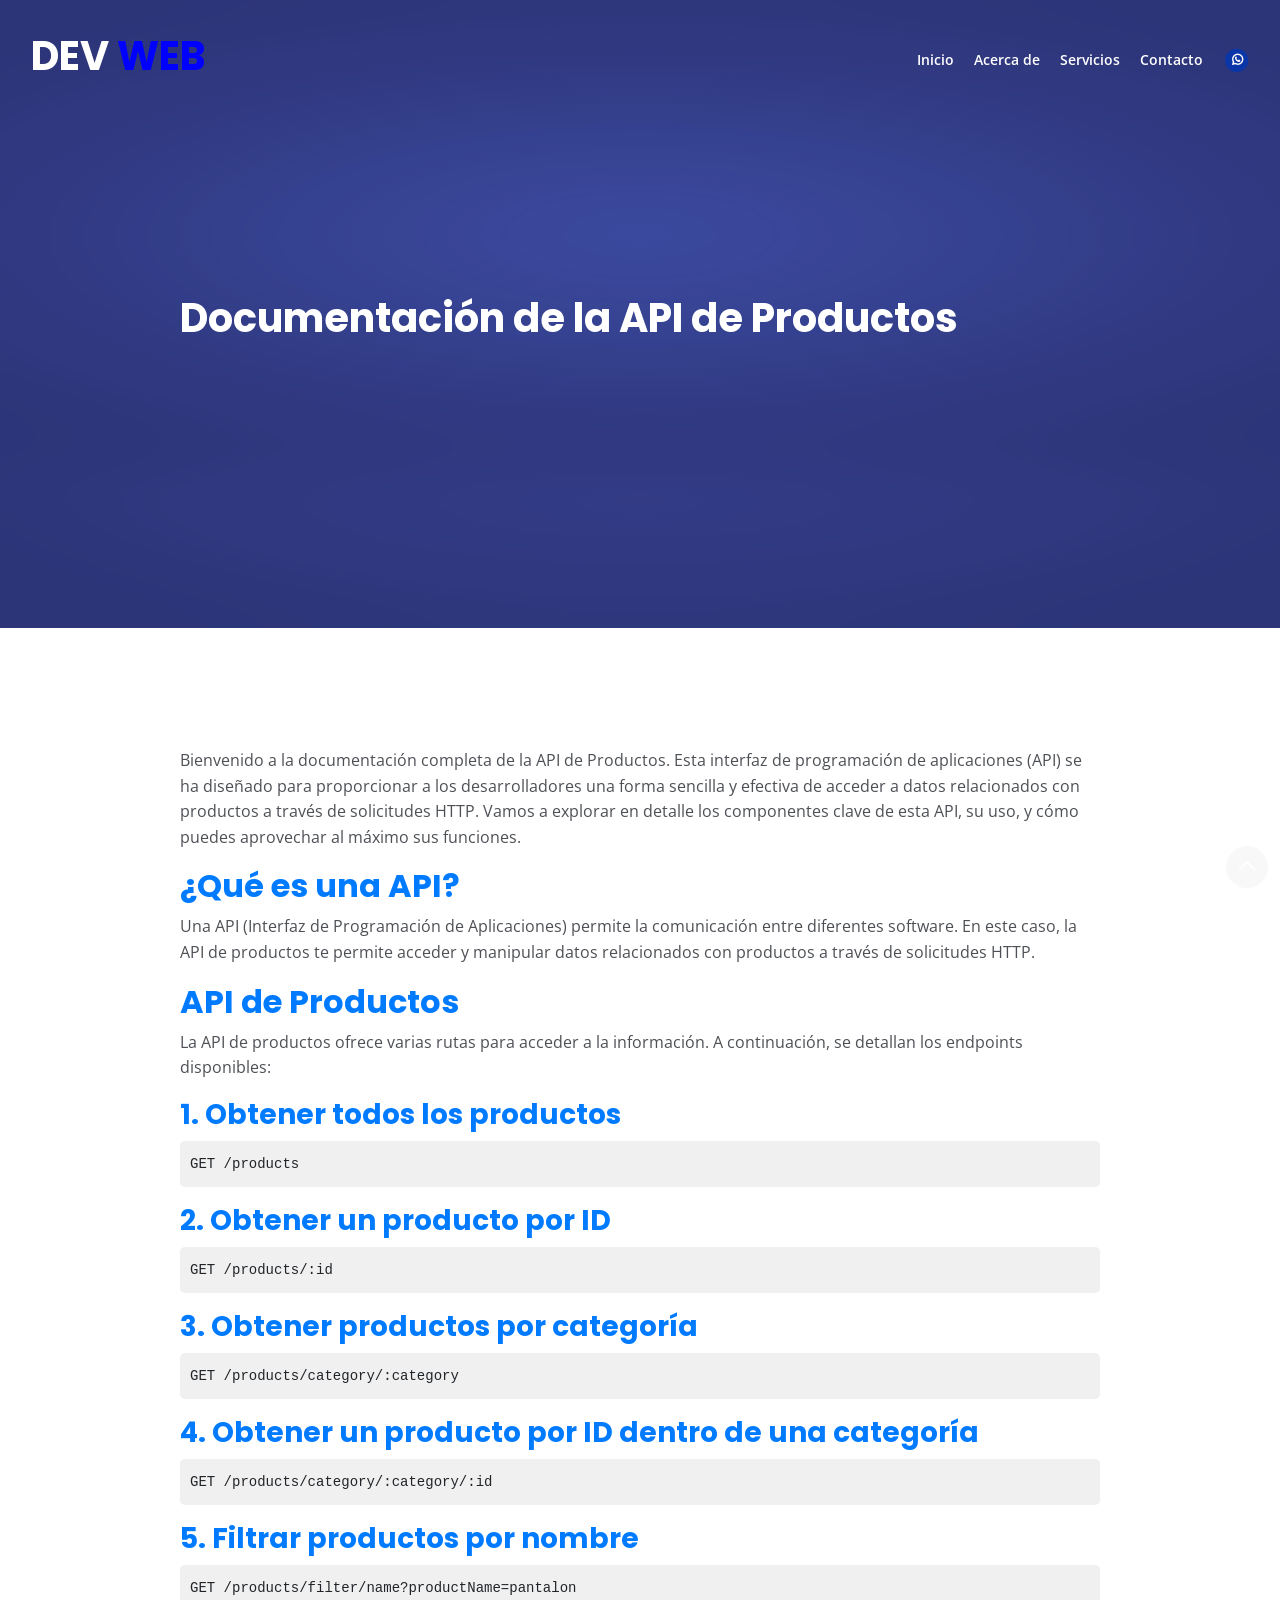
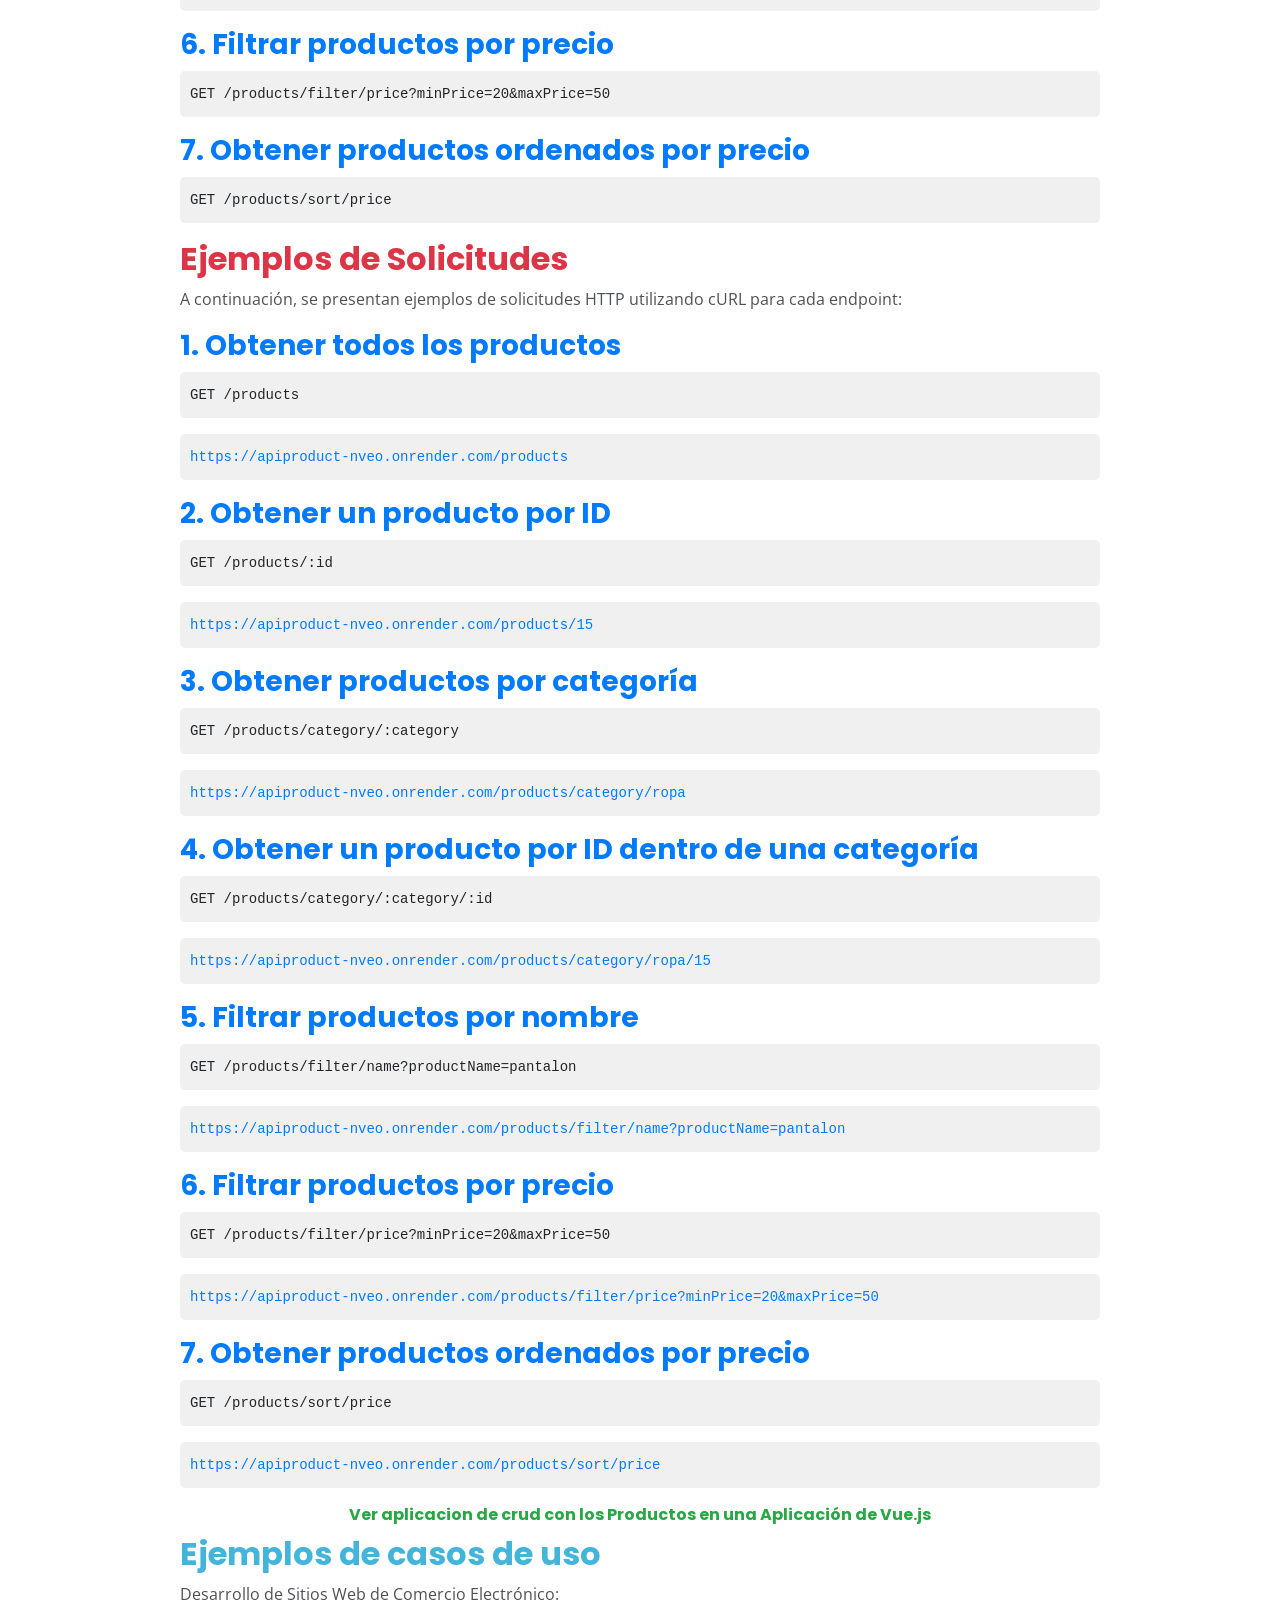
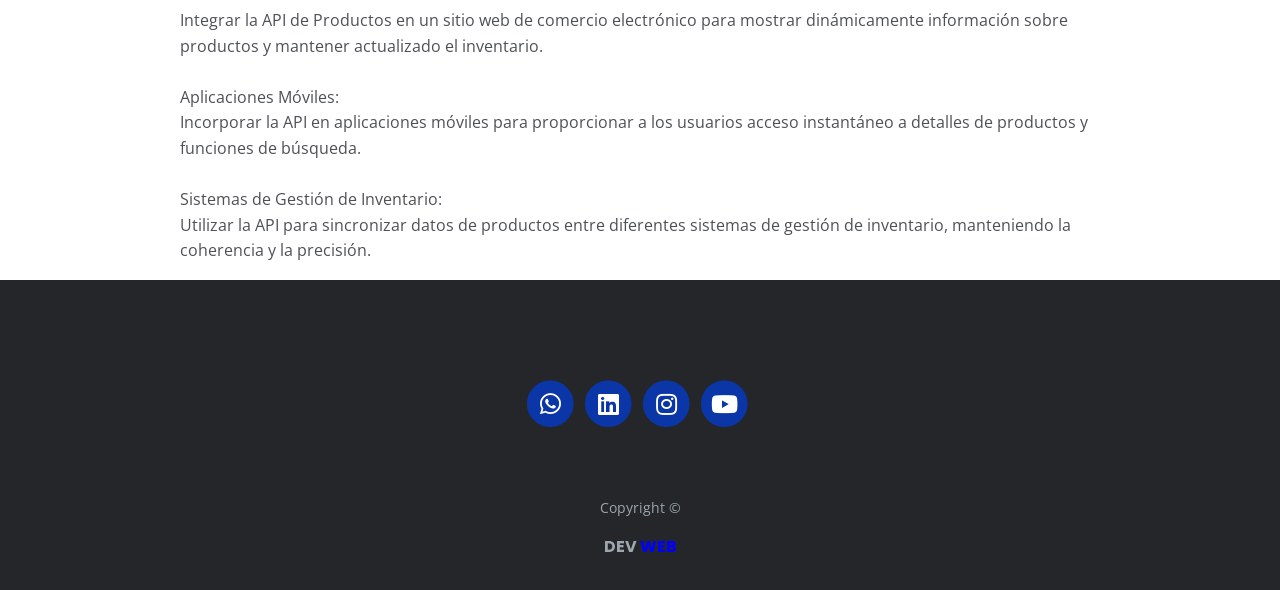
<file: apiproduct.html>
<!DOCTYPE html>
<html lang="en">
<head>
    <meta charset="utf-8">
    <meta name="viewport" content="width=device-width, initial-scale=1, shrink-to-fit=no">
    
    <!-- SEO Meta Tags -->
    <meta name="description" content="Your description">
    <meta name="author" content="Your name">

    <!-- OG Meta Tags to improve the way the post looks when you share the page on Facebook, Twitter, LinkedIn -->
    <meta property="og:site_name" content="" /> <!-- website name -->
    <meta property="og:site" content="" /> <!-- website link -->
    <meta property="og:title" content=""/> <!-- title shown in the actual shared post -->
    <meta property="og:description" content="" /> <!-- description shown in the actual shared post -->
    <meta property="og:image" content="" /> <!-- image link, make sure it's jpg -->
    <meta property="og:url" content="" /> <!-- where do you want your post to link to -->
    <meta name="twitter:card" content="summary_large_image"> <!-- to have large image post format in Twitter -->

    <!-- Webpage Title -->
    <title>apiproduct</title>
    
    <!-- Styles -->
    <link rel="preconnect" href="https://fonts.gstatic.com">
    <link href="https://fonts.googleapis.com/css2?family=Open+Sans:ital,wght@0,400;0,600;0,700;1,400&family=Poppins:wght@600&display=swap" rel="stylesheet">
    <link href="css/bootstrap.css" rel="stylesheet">
    <link href="css/fontawesome-all.css" rel="stylesheet">
    <link href="css/styles.css" rel="stylesheet">
    <!-- Favicon  -->
    <link rel="icon" href="images/lenguaje-de-codificacion.png">
    
</head>
<body data-spy="scroll" data-target=".fixed-top">
    <style>
          /* Estilos de Texto */
          h1,
        h2,
        h3 {
            color: #007bff;
        }

        p {
            line-height: 1.6;
        }

        pre {
            background-color: #f0f0f0;
            padding: 10px;
            border-radius: 5px;
            overflow-x: auto;
        }

        code {
            font-family: 'Courier New', Courier, monospace;
            font-size: 14px;
        }

        a {
            color: #007bff;
            text-decoration: none;
        }

        a:hover {
            text-decoration: underline;
        }
    </style>
   <!-- Navegación -->
   <nav class="navbar navbar-expand-lg fixed-top navbar-dark">
    <div class="container">
        
        <!-- Logotipo de imagen -->
        <a class="navbar-brand text-decoration-none" href="apiproduct.html"><h1 class="navbar-expand text-white">DEV <span class="" style="color: blue;">WEB</span> </h1></a>  
        <!-- Logotipo de texto: úsalo si no tienes un logotipo gráfico -->
        <!-- <a class="navbar-brand logo-text page-scroll" href="index.html">Mark</a> -->

        <button class="navbar-toggler p-0 border-0" type="button" data-toggle="offcanvas">
            <span class="navbar-toggler-icon"></span>
        </button>

        <div class="navbar-collapse offcanvas-collapse" id="navbarsExampleDefault">
            <ul class="navbar-nav ml-auto">
                <li class="nav-item">
                    <a class="nav-link page-scroll" href="index.html#header">Inicio <span class="sr-only">(actual)</span></a>
                </li>
                <li class="nav-item">
                    <a class="nav-link page-scroll" href="index.html#about">Acerca de</a>
                </li>
                <li class="nav-item">
                    <a class="nav-link page-scroll" href="index.html#services">Servicios</a>
                </li>
               <!-- <li class="nav-item dropdown">
                    <a class="nav-link dropdown-toggle" href="#" id="dropdown01" data-toggle="dropdown" aria-haspopup="true" aria-expanded="false">Desplegable</a>
                    <div class="dropdown-menu" aria-labelledby="dropdown01">
                        <a class="dropdown-item page-scroll" href="project.html">Detalles del Proyecto</a>
                        <div class="dropdown-divider"></div>
                        <a class="dropdown-item page-scroll" href="terms.html">Términos y Condiciones</a>
                        <div class="dropdown-divider"></div>
                        <a class="dropdown-item page-scroll" href="privacy.html">Política de Privacidad</a>
                    </div>
                </li>
                <li class="nav-item">-->
                    <li class="nav-item">
                    <a class="nav-link page-scroll" href="index.html#contact">Contacto</a>
                </li>
            </ul>
            <span class="nav-item social-icons">
                <span class="fa-stack">
                    <a href="https://wa.me/50585429144?text=Hola%20si%20quieres%20consultar%20sobre%20mis%20servicios%20escríbeme"  target="_blank">
                        <i class="fas fa-circle fa-stack-2x"></i>
                        <i class=" fab fa-whatsapp fa-stack-1x"></i>
                    </a>
                </span>
                
            </span>
        </div> <!-- fin de navbar-collapse -->
    </div> <!-- fin de container -->
</nav> <!-- fin de navbar -->
<!-- fin de navegación -->

<!-- Encabezado -->
<header id="header" class="header" id="header">
    <div class="container">
        <div class="row">
            <div class="col-xl-10 offset-xl-1 text-white" >
                <h1 class=" text-white">Documentación de la API de Productos</h1>
            </div> <!-- fin de col -->
        </div> <!-- fin de row -->
    </div> <!-- fin de container -->
</header> <!-- fin de ex-header -->
<!-- fin de encabezado -->

<!-- Básico -->
<div class="ex-basic-1 pt-5 pb-5">
    <div class="container">
        <div class="row">
           <!-- <div class="col-lg-12">
                <img class="img-fluid mt-5 mb-3" src="images/apiproducto.png" alt="alternativa">
            </div> --> <!-- fin de col -->
        </div> <!-- fin de row -->
    </div> <!-- fin de container -->
</div> <!-- fin de ex-basic-1 -->
<!-- fin de básico -->

<!-- Básico -->
<div class="ex-basic-1 pt-4">
    <div class="container">
        <div class="row">
            <div class="col-xl-10 offset-xl-1">
              
               
                <p>  Bienvenido a la documentación completa de la API de Productos. Esta interfaz de programación de aplicaciones (API) se ha diseñado para proporcionar a los desarrolladores una forma sencilla y efectiva de acceder a datos relacionados con productos a través de solicitudes HTTP. Vamos a explorar en detalle los componentes clave de esta API,
                     su uso, y cómo puedes aprovechar al máximo sus funciones.</p>

                <h2>¿Qué es una API?</h2>
            
                <p>Una API (Interfaz de Programación de Aplicaciones) permite la comunicación entre diferentes software. En este caso, la API de productos te permite acceder y manipular datos relacionados con productos a través de solicitudes HTTP.</p>
            
                <h2>API de Productos</h2>
            
                <p>La API de productos ofrece varias rutas para acceder a la información. A continuación, se detallan los endpoints disponibles:</p>
            
                <h3>1. Obtener todos los productos</h3>
                <pre><code>GET /products</code></pre>
            
                <h3>2. Obtener un producto por ID</h3>
                <pre><code>GET /products/:id</code></pre>
            
                <h3>3. Obtener productos por categoría</h3>
                <pre><code>GET /products/category/:category</code></pre>
            
                <h3>4. Obtener un producto por ID dentro de una categoría</h3>
                <pre><code>GET /products/category/:category/:id</code></pre>
            
                <h3>5. Filtrar productos por nombre</h3>
                <pre><code>GET /products/filter/name?productName=pantalon</code></pre>
            
                <h3>6. Filtrar productos por precio</h3>
                <pre><code>GET /products/filter/price?minPrice=20&maxPrice=50</code></pre>
            
                <h3>7. Obtener productos ordenados por precio</h3>
                <pre><code>GET /products/sort/price</code></pre>

                <h2 class=" text-danger">Ejemplos de Solicitudes</h2>

                <p>A continuación, se presentan ejemplos de solicitudes HTTP utilizando cURL para cada endpoint:</p>
            
                <h3>1. Obtener todos los productos</h3>
                <pre><code>GET /products</code></pre>
                <pre><code><a href="https://apiproduct-nveo.onrender.com/products" target="_blank">https://apiproduct-nveo.onrender.com/products</a></code></pre>
            
                <h3>2. Obtener un producto por ID</h3>
                <pre><code>GET /products/:id</code></pre>
                <pre><code><a href="https://apiproduct-nveo.onrender.com/products/15" target="_blank">https://apiproduct-nveo.onrender.com/products/15</a></code></pre>
            
                <h3>3. Obtener productos por categoría</h3>
                <pre><code>GET /products/category/:category</code></pre>
                <pre><code><a href="https://apiproduct-nveo.onrender.com/products/category/ropa" target="_blank">https://apiproduct-nveo.onrender.com/products/category/ropa</a></code></pre>
            
                <h3>4. Obtener un producto por ID dentro de una categoría</h3>
                <pre><code>GET /products/category/:category/:id</code></pre>
                <pre><code><a href="https://apiproduct-nveo.onrender.com/products/category/ropa/15" target="_blank">https://apiproduct-nveo.onrender.com/products/category/ropa/15</a></code></pre>
            
                <h3>5. Filtrar productos por nombre</h3>
                <pre><code>GET /products/filter/name?productName=pantalon</code></pre>
                <pre><code><a href="https://apiproduct-nveo.onrender.com/products/filter/name?productName=pantalon" target="_blank">https://apiproduct-nveo.onrender.com/products/filter/name?productName=pantalon</a></code></pre>
            
                <h3>6. Filtrar productos por precio</h3>
                <pre><code>GET /products/filter/price?minPrice=20&maxPrice=50</code></pre>
                <pre><code><a href="https://apiproduct-nveo.onrender.com/products/filter/price?minPrice=20&maxPrice=50" target="_blank">https://apiproduct-nveo.onrender.com/products/filter/price?minPrice=20&maxPrice=50</a></code></pre>
            
                <h3>7. Obtener productos ordenados por precio</h3>
                <pre><code>GET /products/sort/price</code></pre>
                <pre><code><a href="https://apiproduct-nveo.onrender.com/products/sort/price" target="_blank">https://apiproduct-nveo.onrender.com/products/sort/price</a></code></pre>

                <div class="container text-center">
                    <!-- Enlace directo a la aplicación Vue.js -->
                        <a class=" text-success" href="https://crud-vuejs-kappa.vercel.app/home" target="_blank"> <h6 class=" text-success">Ver aplicacion  de crud con los Productos en una Aplicación de Vue.js</h6></a>

                </div>

                <h2 style="color:rgb(67, 180, 218)">Ejemplos de casos de uso</h2>
                <p>
                    Desarrollo de Sitios Web de Comercio Electrónico: <br> 

                    Integrar la API de Productos en un sitio web de comercio electrónico para mostrar dinámicamente información sobre productos y mantener actualizado el inventario. <br><br>

                    Aplicaciones Móviles: <br>
                    
                    Incorporar la API en aplicaciones móviles para proporcionar a los usuarios acceso instantáneo a detalles de productos y funciones de búsqueda. <br><br>
                    Sistemas de Gestión de Inventario:
                    <br>
                    Utilizar la API para sincronizar datos de productos entre diferentes sistemas de gestión de inventario, manteniendo la coherencia y la precisión.
                </p>
            
            
            </div> <!-- fin de col -->
        </div> <!-- fin de row -->
    </div> <!-- fin de container -->
</div> <!-- fin de ex-basic-1 -->
<!-- fin de básico -->


    <!-- Footer -->
    <div class="footer bg-gray">
        <div class="container">
            <div class="row">
                <div class="col-lg-12">
                    <div class="social-container">
                        <span class="fa-stack">
                            <a href="https://wa.me/50585429144?text=Hola%20si%20quieres%20consultar%20sobre%20mis%20servicios%20escríbeme"  target="_blank">
                                <i class="fas fa-circle fa-stack-2x"></i>
                                <i class=" fab fa-whatsapp fa-stack-1x"></i>
                            </a>
                        </span>
                       
                        <span class="fa-stack">
                            <a href="https://www.linkedin.com/in/carlos-alvarez-422512266/" target="_blank">
                                <i class="fas fa-circle fa-stack-2x"></i>
                                <i class=" fab fa-linkedin fa-stack-1x"></i>
                            </a>
                        </span>
                        <span class="fa-stack">
                            <a href="https://www.instagram.com/walnerweb/" target="_blank">
                                <i class="fas fa-circle fa-stack-2x"></i>
                                <i class="fab fa-instagram fa-stack-1x"></i>
                            </a>
                        </span>
                        <span class="fa-stack">
                            <a href="https://www.youtube.com/channel/UC8EUa1LUJNudI7PJDS7oU-w" target="_blank">
                                <i class="fas fa-circle fa-stack-2x"></i>
                                <i class="fab fa-youtube fa-stack-1x"></i>
                            </a>
                        </span>
                    </div> <!-- end of social-container -->
                </div> <!-- end of col -->
            </div> <!-- end of row -->
        </div> <!-- end of container -->
    </div> <!-- end of footer -->  
    <!-- end of footer -->


   
    <!-- Copyright -->
    <div class="copyright bg-gray">
        <div class="container">
            <div class="row">
                <div class="col-lg-12">
                    <p class="p-small">Copyright © <a class="no-line" href="#your-link">
                        <h6 class="navbar-expand text-white">DEV <span class="" style="color: blue;">WEB</span> </h6>
                    </a></p>
                </div> <!-- end of col -->
            </div> <!-- enf of row -->
        </div> <!-- end of container -->

       
        
    </div> <!-- end of copyright --> 
    <!-- end of copyright -->
    
        
    <!-- Scripts -->
    <script src="js/jquery.min.js"></script> <!-- jQuery for Bootstrap's JavaScript plugins -->
    <script src="js/bootstrap.min.js"></script> <!-- Bootstrap framework -->
    <script src="js/jquery.easing.min.js"></script> <!-- jQuery Easing for smooth scrolling between anchors -->
    <script src="js/scripts.js"></script> <!-- Custom scripts -->
</body>
</html>
</file>
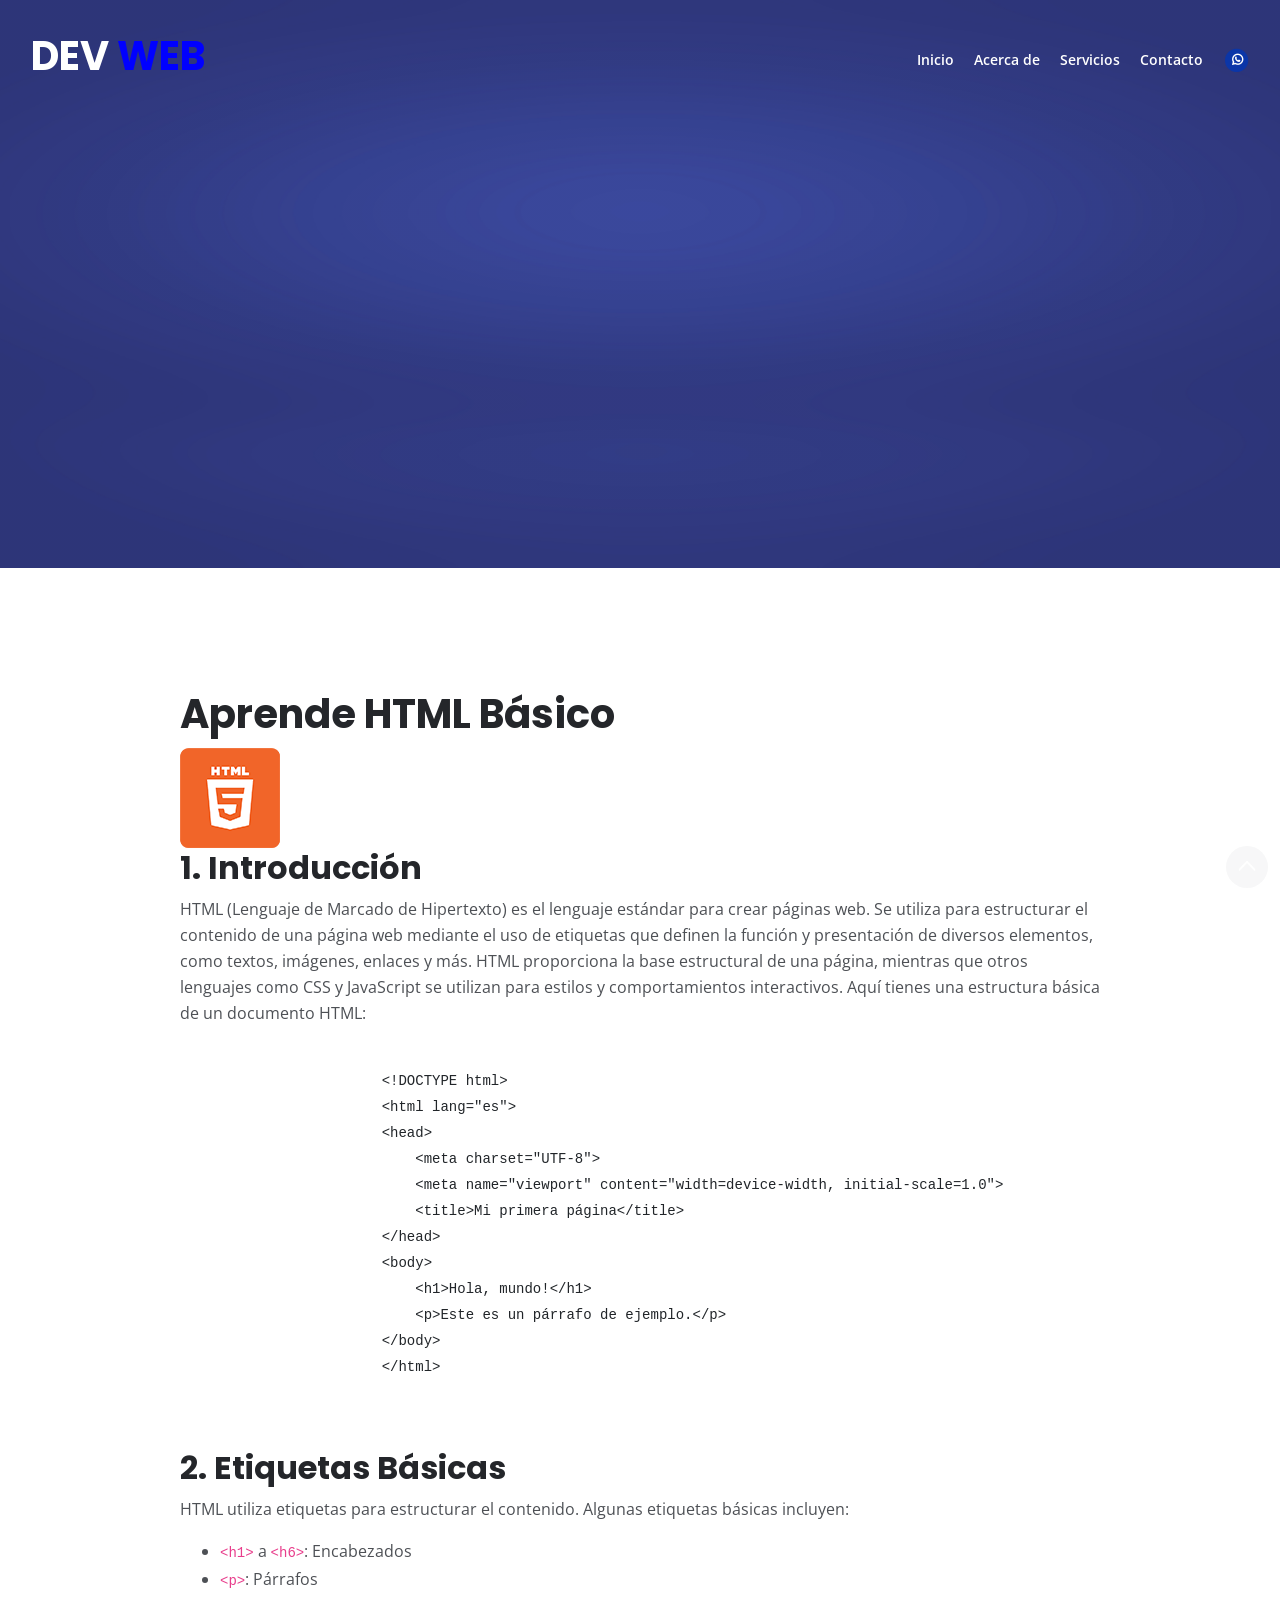
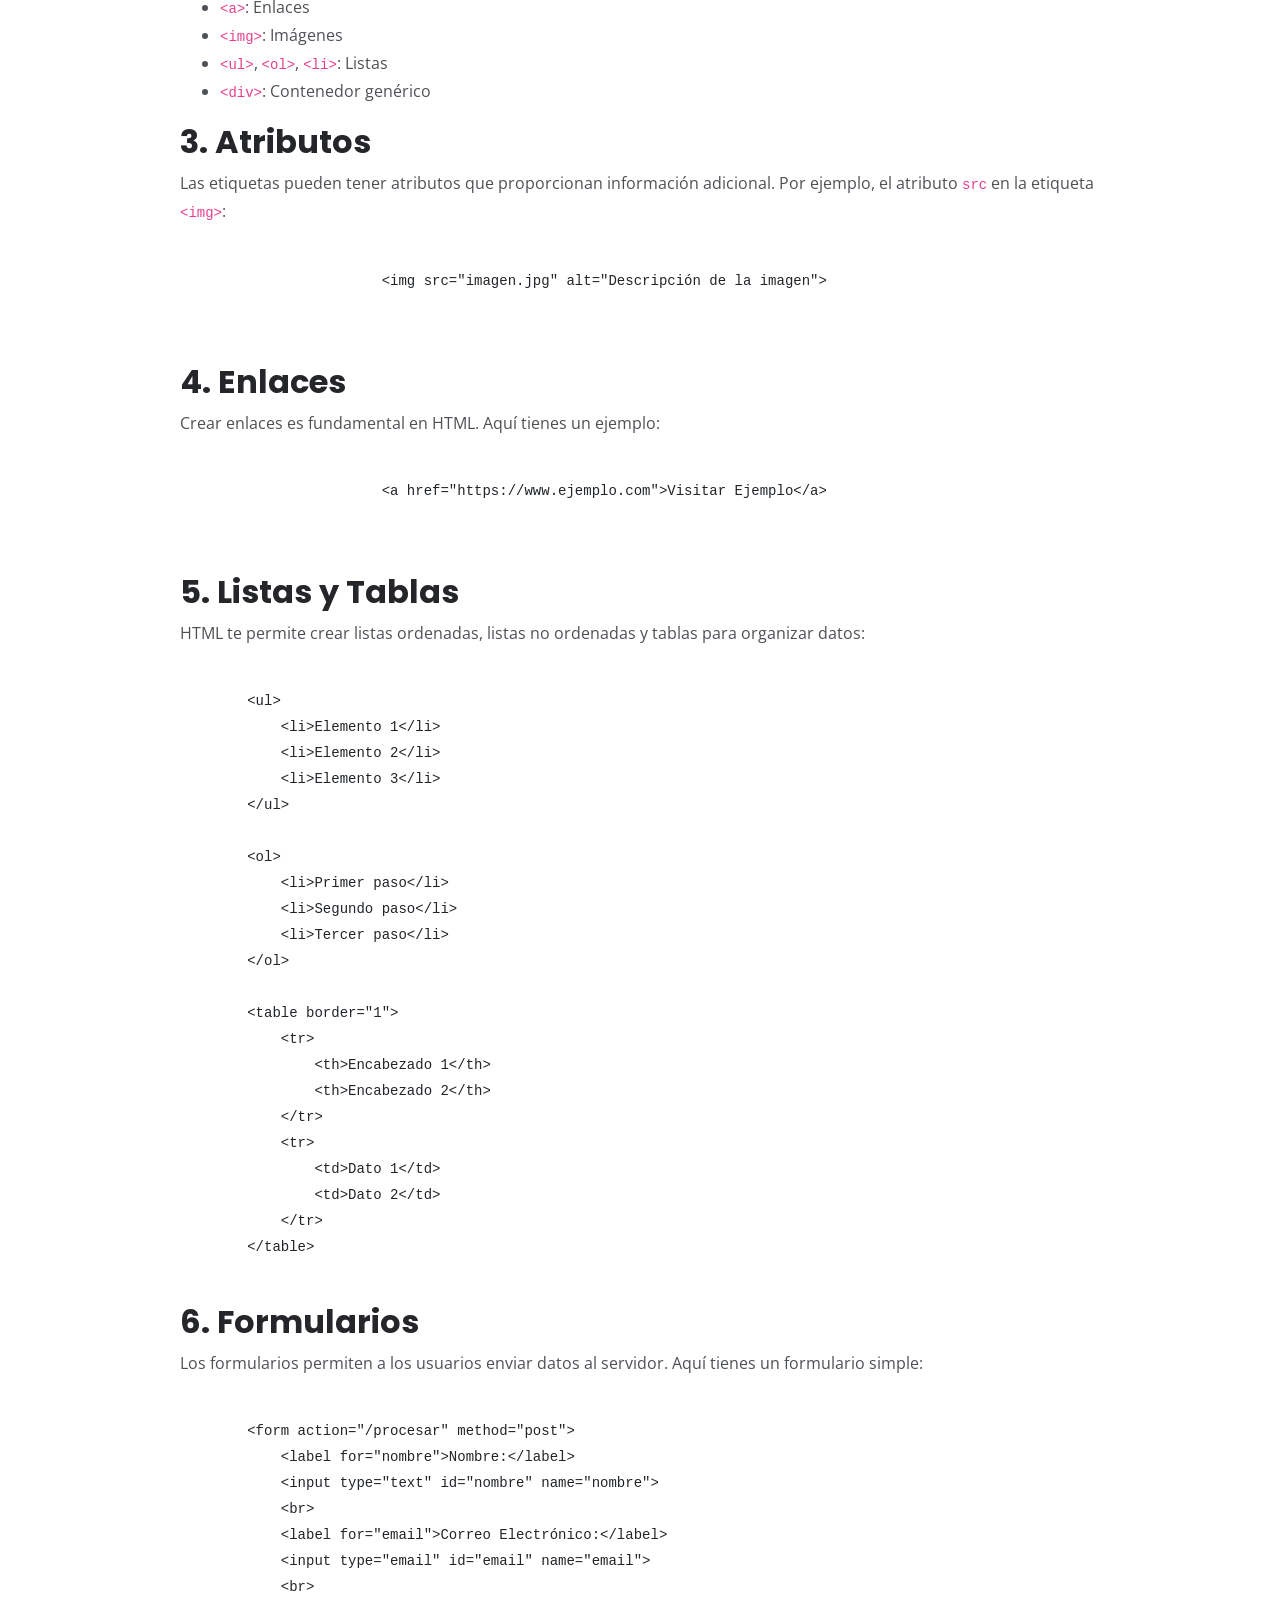
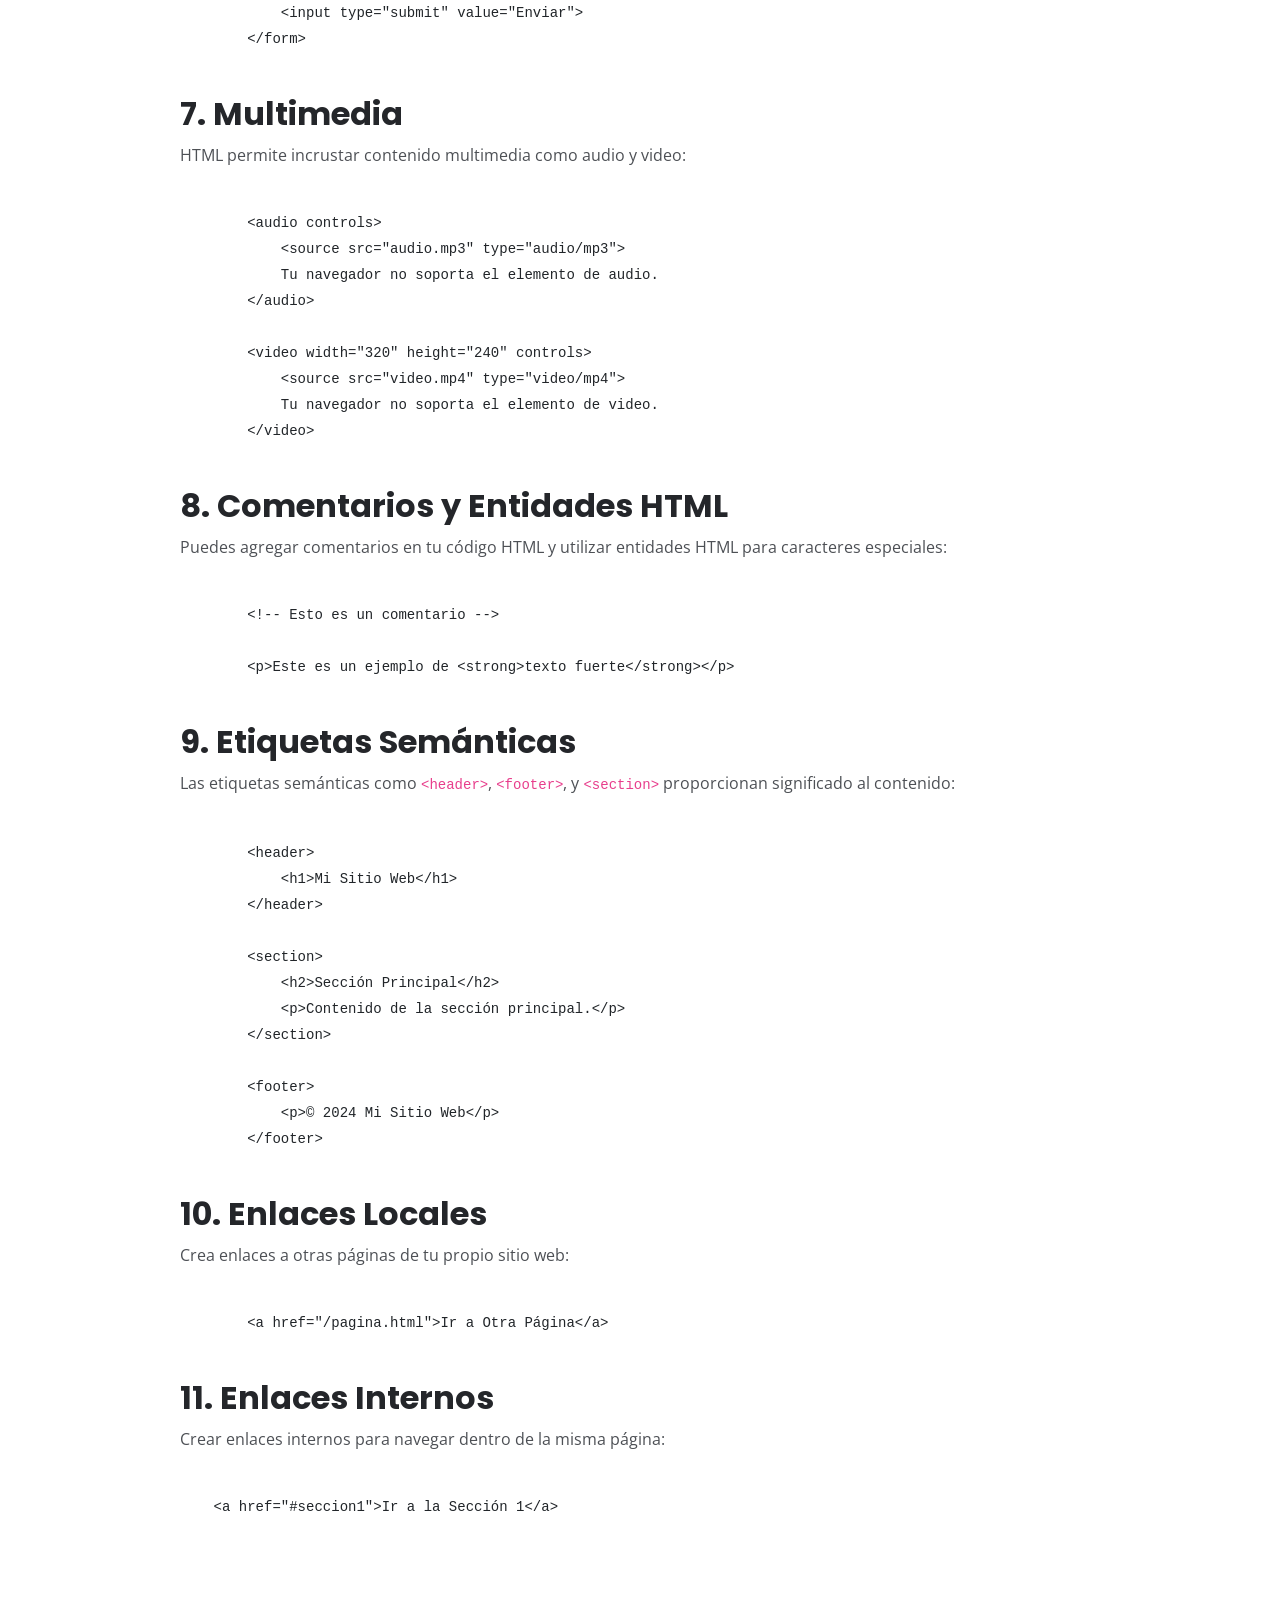
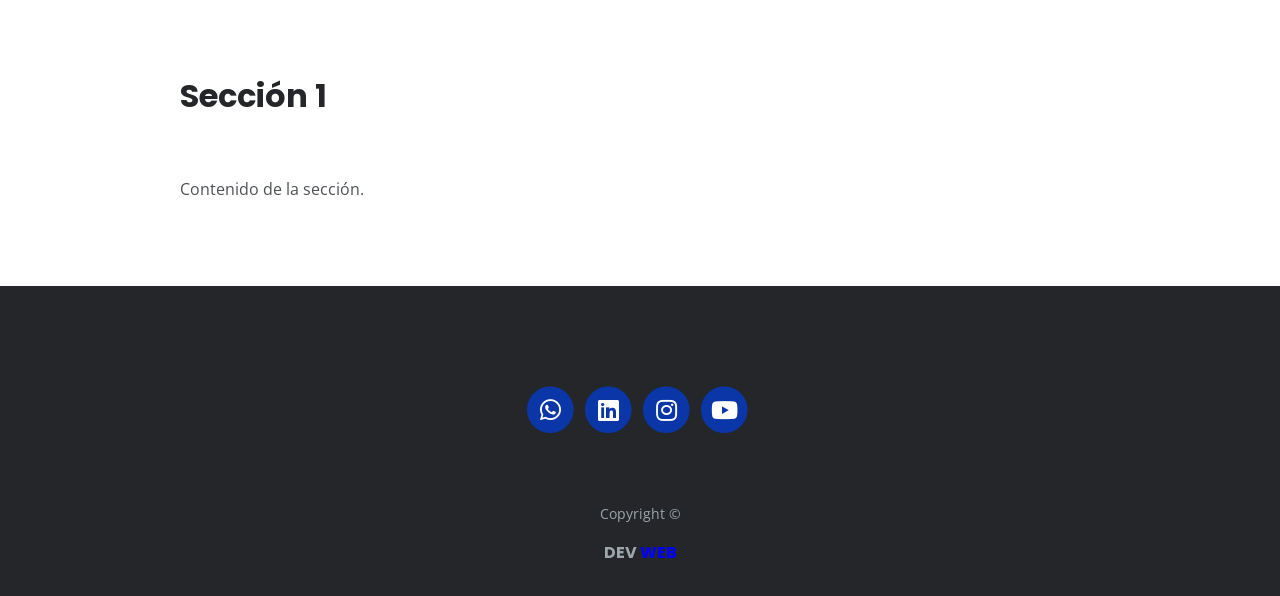
<file: aprediendohtml.html>
<!DOCTYPE html>
<html lang="en">
<head>
    <meta charset="utf-8">
    <meta name="viewport" content="width=device-width, initial-scale=1, shrink-to-fit=no">
    
    <!-- SEO Meta Tags -->
    <meta name="description" content="Your description">
    <meta name="author" content="Your name">

    <!-- OG Meta Tags to improve the way the post looks when you share the page on Facebook, Twitter, LinkedIn -->
    <meta property="og:site_name" content="" /> <!-- website name -->
    <meta property="og:site" content="" /> <!-- website link -->
    <meta property="og:title" content=""/> <!-- title shown in the actual shared post -->
    <meta property="og:description" content="" /> <!-- description shown in the actual shared post -->
    <meta property="og:image" content="" /> <!-- image link, make sure it's jpg -->
    <meta property="og:url" content="" /> <!-- where do you want your post to link to -->
    <meta name="twitter:card" content="summary_large_image"> <!-- to have large image post format in Twitter -->

    <!-- Webpage Title -->
    <title>aprendiendo html</title>
    
    <!-- Styles -->
    <link rel="preconnect" href="https://fonts.gstatic.com">
    <link href="https://fonts.googleapis.com/css2?family=Open+Sans:ital,wght@0,400;0,600;0,700;1,400&family=Poppins:wght@600&display=swap" rel="stylesheet">
    <link href="css/bootstrap.css" rel="stylesheet">
    <link href="css/fontawesome-all.css" rel="stylesheet">
    <link href="css/styles.css" rel="stylesheet">
    
  <!-- Favicon  -->
  <link rel="icon" href="images/lenguaje-de-codificacion.png">
</head>
<body data-spy="scroll" data-target=".fixed-top">
    
   <!-- Navegación -->
   <nav class="navbar navbar-expand-lg fixed-top navbar-dark">
    <div class="container">
        
        <!-- Logotipo de imagen -->
        <a class="navbar-brand text-decoration-none" href="aprediendohtml.html"><h1 class="navbar-expand text-white">DEV <span class="" style="color: blue;">WEB</span> </h1></a>  
        <!-- Logotipo de texto: úsalo si no tienes un logotipo gráfico -->
        <!-- <a class="navbar-brand logo-text page-scroll" href="index.html">Mark</a> -->

        <button class="navbar-toggler p-0 border-0" type="button" data-toggle="offcanvas">
            <span class="navbar-toggler-icon"></span>
        </button>

        <div class="navbar-collapse offcanvas-collapse" id="navbarsExampleDefault">
            <ul class="navbar-nav ml-auto">
                <li class="nav-item">
                    <a class="nav-link page-scroll" href="index.html#header">Inicio <span class="sr-only">(actual)</span></a>
                </li>
                <li class="nav-item">
                    <a class="nav-link page-scroll" href="index.html#about">Acerca de</a>
                </li>
                <li class="nav-item">
                    <a class="nav-link page-scroll" href="index.html#services">Servicios</a>
                </li>
               <!-- <li class="nav-item dropdown">
                    <a class="nav-link dropdown-toggle" href="#" id="dropdown01" data-toggle="dropdown" aria-haspopup="true" aria-expanded="false">Desplegable</a>
                    <div class="dropdown-menu" aria-labelledby="dropdown01">
                        <a class="dropdown-item page-scroll" href="project.html">Detalles del Proyecto</a>
                        <div class="dropdown-divider"></div>
                        <a class="dropdown-item page-scroll" href="terms.html">Términos y Condiciones</a>
                        <div class="dropdown-divider"></div>
                        <a class="dropdown-item page-scroll" href="privacy.html">Política de Privacidad</a>
                    </div>
                </li>
                <li class="nav-item">-->
                    <li class="nav-item">
                    <a class="nav-link page-scroll" href="index.html#contact">Contacto</a>
                </li>
            </ul>
            <span class="nav-item social-icons">
                <span class="fa-stack">
                    <a href="https://wa.me/50585429144?text=Hola%20si%20quieres%20consultar%20sobre%20mis%20servicios%20escríbeme"  target="_blank">
                        <i class="fas fa-circle fa-stack-2x"></i>
                        <i class=" fab fa-whatsapp fa-stack-1x"></i>
                    </a>
                </span>
                
            </span>
        </div> <!-- fin de navbar-collapse -->
    </div> <!-- fin de container -->
</nav> <!-- fin de navbar -->
<!-- fin de navegación -->

<!-- Encabezado -->
<header id="header" class="header" id="header">
    <div class="container">
        <div class="row">
            <div class="col-xl-10 offset-xl-1">
              
            </div> <!-- fin de col -->
        </div> <!-- fin de row -->
    </div> <!-- fin de container -->
</header> <!-- fin de ex-header -->
<!-- fin de encabezado -->

<!-- Básico -->
<div class="ex-basic-1 pt-5 pb-5">
    <div class="container">
        <div class="row">
           <!-- <div class="col-lg-12">
                <img class="img-fluid mt-5 mb-3" src="images/apiproducto.png" alt="alternativa">
            </div> --> <!-- fin de col -->
        </div> <!-- fin de row -->
    </div> <!-- fin de container -->
</div> <!-- fin de ex-basic-1 -->
<!-- fin de básico -->

<!-- Básico -->
<div class="ex-basic-1 pt-4">
    <div class="container">
        <div class="row">
            <div class="col-xl-10 offset-xl-1">
                <h1>Aprende HTML Básico</h1>
                <img src="images/details-icon-html.png" alt="alternative">
                <h2>1. Introducción</h2>
                <p>HTML (Lenguaje de Marcado de Hipertexto) es el lenguaje estándar para crear páginas web.
                    Se utiliza para estructurar el contenido de una página web mediante el uso de etiquetas que definen la función y presentación de diversos elementos, como textos, imágenes, enlaces y más. HTML proporciona la base estructural de una página, mientras que otros lenguajes como CSS y JavaScript se utilizan para estilos y comportamientos interactivos. Aquí tienes una estructura básica de un documento HTML:</p>
            
                <pre>
                    <code>
                        &lt;!DOCTYPE html&gt;
                        &lt;html lang="es"&gt;
                        &lt;head&gt;
                            &lt;meta charset="UTF-8"&gt;
                            &lt;meta name="viewport" content="width=device-width, initial-scale=1.0"&gt;
                            &lt;title&gt;Mi primera página&lt;/title&gt;
                        &lt;/head&gt;
                        &lt;body&gt;
                            &lt;h1&gt;Hola, mundo!&lt;/h1&gt;
                            &lt;p&gt;Este es un párrafo de ejemplo.&lt;/p&gt;
                        &lt;/body&gt;
                        &lt;/html&gt;
                    </code>
                </pre>
            
                <h2>2. Etiquetas Básicas</h2>
                <p>HTML utiliza etiquetas para estructurar el contenido. Algunas etiquetas básicas incluyen:</p>
            
                <ul>
                    <li><code>&lt;h1&gt;</code> a <code>&lt;h6&gt;</code>: Encabezados</li>
                    <li><code>&lt;p&gt;</code>: Párrafos</li>
                    <li><code>&lt;a&gt;</code>: Enlaces</li>
                    <li><code>&lt;img&gt;</code>: Imágenes</li>
                    <li><code>&lt;ul&gt;</code>, <code>&lt;ol&gt;</code>, <code>&lt;li&gt;</code>: Listas</li>
                    <li><code>&lt;div&gt;</code>: Contenedor genérico</li>
                </ul>
            
                <h2>3. Atributos</h2>
                <p>Las etiquetas pueden tener atributos que proporcionan información adicional. Por ejemplo, el atributo <code>src</code> en la etiqueta <code>&lt;img&gt;</code>:</p>
            
                <pre>
                    <code>
                        &lt;img src="imagen.jpg" alt="Descripción de la imagen"&gt;
                    </code>
                </pre>
            
                <h2>4. Enlaces</h2>
                <p>Crear enlaces es fundamental en HTML. Aquí tienes un ejemplo:</p>
            
                <pre>
                    <code>
                        &lt;a href="https://www.ejemplo.com"&gt;Visitar Ejemplo&lt;/a&gt;
                    </code>
                </pre>
            
                <!-- Puedes agregar más temas y ejemplos según sea necesario -->

<h2>5. Listas y Tablas</h2>
<p>HTML te permite crear listas ordenadas, listas no ordenadas y tablas para organizar datos:</p>

<pre>
    <code>
        &lt;ul&gt;
            &lt;li&gt;Elemento 1&lt;/li&gt;
            &lt;li&gt;Elemento 2&lt;/li&gt;
            &lt;li&gt;Elemento 3&lt;/li&gt;
        &lt;/ul&gt;

        &lt;ol&gt;
            &lt;li&gt;Primer paso&lt;/li&gt;
            &lt;li&gt;Segundo paso&lt;/li&gt;
            &lt;li&gt;Tercer paso&lt;/li&gt;
        &lt;/ol&gt;

        &lt;table border="1"&gt;
            &lt;tr&gt;
                &lt;th&gt;Encabezado 1&lt;/th&gt;
                &lt;th&gt;Encabezado 2&lt;/th&gt;
            &lt;/tr&gt;
            &lt;tr&gt;
                &lt;td&gt;Dato 1&lt;/td&gt;
                &lt;td&gt;Dato 2&lt;/td&gt;
            &lt;/tr&gt;
        &lt;/table&gt;
    </code>
</pre>

<h2>6. Formularios</h2>
<p>Los formularios permiten a los usuarios enviar datos al servidor. Aquí tienes un formulario simple:</p>

<pre>
    <code>
        &lt;form action="/procesar" method="post"&gt;
            &lt;label for="nombre"&gt;Nombre:&lt;/label&gt;
            &lt;input type="text" id="nombre" name="nombre"&gt;
            &lt;br&gt;
            &lt;label for="email"&gt;Correo Electrónico:&lt;/label&gt;
            &lt;input type="email" id="email" name="email"&gt;
            &lt;br&gt;
            &lt;input type="submit" value="Enviar"&gt;
        &lt;/form&gt;
    </code>
</pre>

<h2>7. Multimedia</h2>
<p>HTML permite incrustar contenido multimedia como audio y video:</p>

<pre>
    <code>
        &lt;audio controls&gt;
            &lt;source src="audio.mp3" type="audio/mp3"&gt;
            Tu navegador no soporta el elemento de audio.
        &lt;/audio&gt;

        &lt;video width="320" height="240" controls&gt;
            &lt;source src="video.mp4" type="video/mp4"&gt;
            Tu navegador no soporta el elemento de video.
        &lt;/video&gt;
    </code>
</pre>

<h2>8. Comentarios y Entidades HTML</h2>
<p>Puedes agregar comentarios en tu código HTML y utilizar entidades HTML para caracteres especiales:</p>

<pre>
    <code>
        &lt;!-- Esto es un comentario --&gt;

        &lt;p&gt;Este es un ejemplo de &lt;strong&gt;texto fuerte&lt;/strong&gt;&lt;/p&gt;
    </code>
</pre>

<h2>9. Etiquetas Semánticas</h2>
<p>Las etiquetas semánticas como <code>&lt;header&gt;</code>, <code>&lt;footer&gt;</code>, y <code>&lt;section&gt;</code> proporcionan significado al contenido:</p>

<pre>
    <code>
        &lt;header&gt;
            &lt;h1&gt;Mi Sitio Web&lt;/h1&gt;
        &lt;/header&gt;

        &lt;section&gt;
            &lt;h2&gt;Sección Principal&lt;/h2&gt;
            &lt;p&gt;Contenido de la sección principal.&lt;/p&gt;
        &lt;/section&gt;

        &lt;footer&gt;
            &lt;p&gt;© 2024 Mi Sitio Web&lt;/p&gt;
        &lt;/footer&gt;
    </code>
</pre>

<h2>10. Enlaces Locales</h2>
<p>Crea enlaces a otras páginas de tu propio sitio web:</p>

<pre>
    <code>
        &lt;a href="/pagina.html"&gt;Ir a Otra Página&lt;/a&gt;
    </code>
</pre>

<h2>11. Enlaces Internos </h2>
<p>Crear enlaces internos para navegar dentro de la misma página:</p>
<pre>

    &lt;a href="#seccion1"&gt;Ir a la Sección 1&lt;/a&gt;
</code>



<section id="seccion1">
    <h2>Sección 1</h2>
    <p>Contenido de la sección.</p>
</section>
</pre>




            </div> <!-- fin de col -->
        </div> <!-- fin de row -->
    </div> <!-- fin de container -->
</div> <!-- fin de ex-basic-1 -->
<!-- fin de básico -->


    <!-- Footer -->
    <div class="footer bg-gray">
        <div class="container">
            <div class="row">
                <div class="col-lg-12">
                    <div class="social-container">
                        <span class="fa-stack">
                            <a href="https://wa.me/50585429144?text=Hola%20si%20quieres%20consultar%20sobre%20mis%20servicios%20escríbeme"  target="_blank">
                                <i class="fas fa-circle fa-stack-2x"></i>
                                <i class=" fab fa-whatsapp fa-stack-1x"></i>
                            </a>
                        </span>
                       
                        <span class="fa-stack">
                            <a href="https://www.linkedin.com/in/carlos-alvarez-422512266/" target="_blank">
                                <i class="fas fa-circle fa-stack-2x"></i>
                                <i class=" fab fa-linkedin fa-stack-1x"></i>
                            </a>
                        </span>
                        <span class="fa-stack">
                            <a href="https://www.instagram.com/walnerweb/" target="_blank">
                                <i class="fas fa-circle fa-stack-2x"></i>
                                <i class="fab fa-instagram fa-stack-1x"></i>
                            </a>
                        </span>
                        <span class="fa-stack">
                            <a href="https://www.youtube.com/channel/UC8EUa1LUJNudI7PJDS7oU-w" target="_blank">
                                <i class="fas fa-circle fa-stack-2x"></i>
                                <i class="fab fa-youtube fa-stack-1x"></i>
                            </a>
                        </span>
                    </div> <!-- end of social-container -->
                </div> <!-- end of col -->
            </div> <!-- end of row -->
        </div> <!-- end of container -->
    </div> <!-- end of footer -->  
    <!-- end of footer -->


   
    <!-- Copyright -->
    <div class="copyright bg-gray">
        <div class="container">
            <div class="row">
                <div class="col-lg-12">
                    <p class="p-small">Copyright © <a class="no-line" href="#your-link">
                        <h6 class="navbar-expand text-white">DEV <span class="" style="color: blue;">WEB</span> </h6>
                    </a></p>
                </div> <!-- end of col -->
            </div> <!-- enf of row -->
        </div> <!-- end of container -->

       
        
    </div> <!-- end of copyright --> 
    <!-- end of copyright -->
    
        
    <!-- Scripts -->
    <script src="js/jquery.min.js"></script> <!-- jQuery for Bootstrap's JavaScript plugins -->
    <script src="js/bootstrap.min.js"></script> <!-- Bootstrap framework -->
    <script src="js/jquery.easing.min.js"></script> <!-- jQuery Easing for smooth scrolling between anchors -->
    <script src="js/scripts.js"></script> <!-- Custom scripts -->
</body>
</html>
</file>
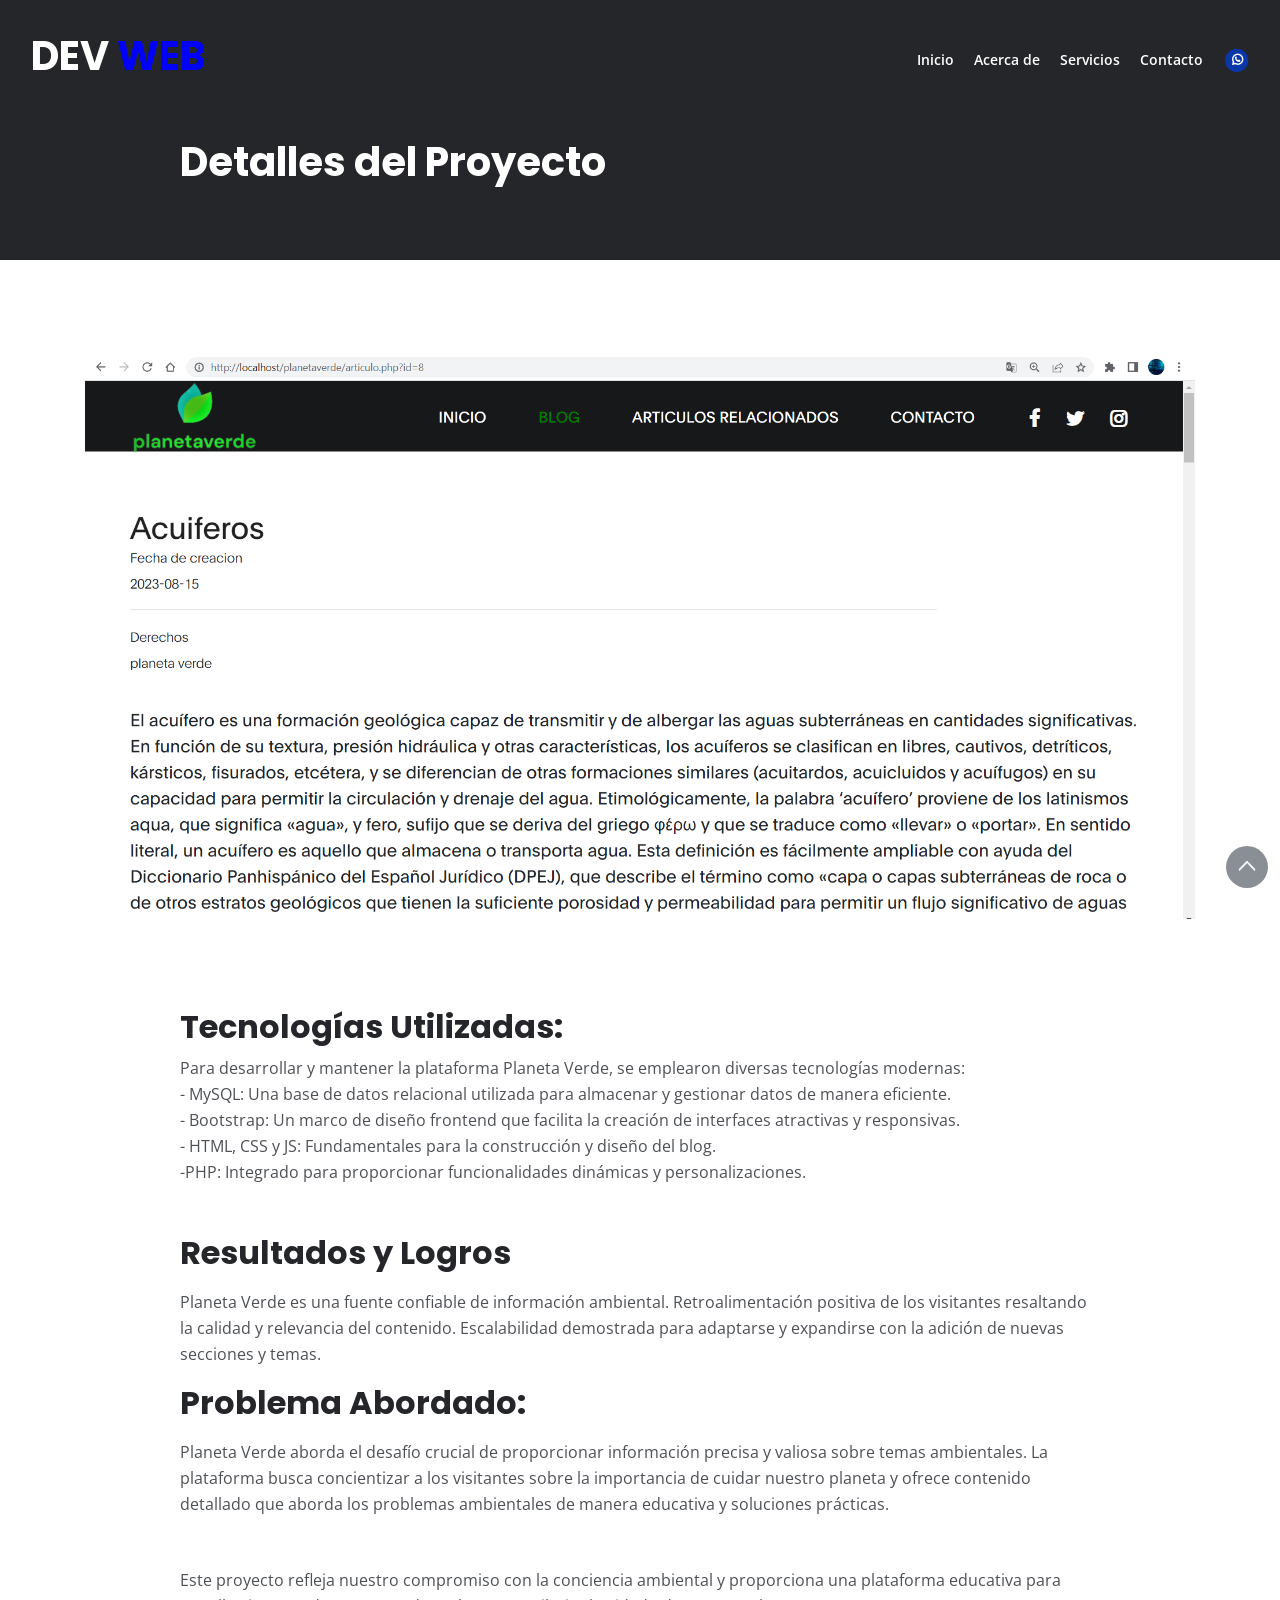
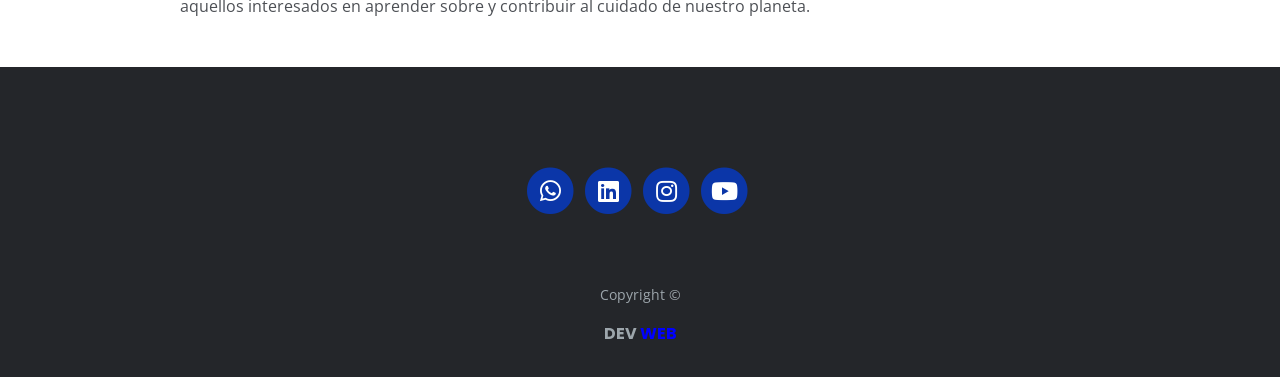
<file: planeta verde.html>
<!DOCTYPE html>
<html lang="en">
<head>
    <meta charset="utf-8">
    <meta name="viewport" content="width=device-width, initial-scale=1, shrink-to-fit=no">
    
    <!-- SEO Meta Tags -->
    <meta name="description" content="Your description">
    <meta name="author" content="Your name">

    <!-- OG Meta Tags to improve the way the post looks when you share the page on Facebook, Twitter, LinkedIn -->
	<meta property="og:site_name" content="" /> <!-- website name -->
	<meta property="og:site" content="" /> <!-- website link -->
	<meta property="og:title" content=""/> <!-- title shown in the actual shared post -->
	<meta property="og:description" content="" /> <!-- description shown in the actual shared post -->
	<meta property="og:image" content="" /> <!-- image link, make sure it's jpg -->
	<meta property="og:url" content="" /> <!-- where do you want your post to link to -->
	<meta name="twitter:card" content="summary_large_image"> <!-- to have large image post format in Twitter -->

    <!-- Webpage Title -->
    <title>DEVWEB</title>
    
    <!-- Styles -->
    <link rel="preconnect" href="https://fonts.gstatic.com">
    <link href="https://fonts.googleapis.com/css2?family=Open+Sans:ital,wght@0,400;0,600;0,700;1,400&family=Poppins:wght@600&display=swap" rel="stylesheet">
    <link href="css/bootstrap.css" rel="stylesheet">
    <link href="css/fontawesome-all.css" rel="stylesheet">
	<link href="css/styles.css" rel="stylesheet">
	
	<!-- Favicon  -->
    <link rel="icon" href="images/lenguaje-de-codificacion.png">
</head>
<body data-spy="scroll" data-target=".fixed-top">
    
   <!-- Navegación -->
   <nav class="navbar navbar-expand-lg fixed-top navbar-dark">
    <div class="container">
        
        <!-- Logotipo de imagen -->
        <a class="navbar-brand text-decoration-none" href="terms.html"><h1 class="navbar-expand text-white">DEV <span class="" style="color: blue;">WEB</span> </h1></a>  
        <!-- Logotipo de texto: úsalo si no tienes un logotipo gráfico -->
        <!-- <a class="navbar-brand logo-text page-scroll" href="index.html">Mark</a> -->

        <button class="navbar-toggler p-0 border-0" type="button" data-toggle="offcanvas">
            <span class="navbar-toggler-icon"></span>
        </button>

        <div class="navbar-collapse offcanvas-collapse" id="navbarsExampleDefault">
            <ul class="navbar-nav ml-auto">
                <li class="nav-item">
                    <a class="nav-link page-scroll" href="index.html#header">Inicio <span class="sr-only">(actual)</span></a>
                </li>
                <li class="nav-item">
                    <a class="nav-link page-scroll" href="index.html#about">Acerca de</a>
                </li>
                <li class="nav-item">
                    <a class="nav-link page-scroll" href="index.html#services">Servicios</a>
                </li>
               <!-- <li class="nav-item dropdown">
                    <a class="nav-link dropdown-toggle" href="#" id="dropdown01" data-toggle="dropdown" aria-haspopup="true" aria-expanded="false">Desplegable</a>
                    <div class="dropdown-menu" aria-labelledby="dropdown01">
                        <a class="dropdown-item page-scroll" href="project.html">Detalles del Proyecto</a>
                        <div class="dropdown-divider"></div>
                        <a class="dropdown-item page-scroll" href="terms.html">Términos y Condiciones</a>
                        <div class="dropdown-divider"></div>
                        <a class="dropdown-item page-scroll" href="privacy.html">Política de Privacidad</a>
                    </div>
                </li>
                <li class="nav-item">-->
                    <li class="nav-item">
                    <a class="nav-link page-scroll" href="index.html#contact">Contacto</a>
                </li>
            </ul>
            <span class="nav-item social-icons">
                <span class="fa-stack">
                    <a href="https://wa.me/50585429144?text=Hola%20si%20quieres%20consultar%20sobre%20mis%20servicios%20escríbeme"  target="_blank">
                        <i class="fas fa-circle fa-stack-2x"></i>
                        <i class=" fab fa-whatsapp fa-stack-1x"></i>
                    </a>
                </span>
                
            </span>
        </div> <!-- fin de navbar-collapse -->
    </div> <!-- fin de container -->
</nav> <!-- fin de navbar -->
<!-- fin de navegación -->


<!-- Encabezado -->
<header class="ex-header">
    <div class="container">
        <div class="row">
            <div class="col-xl-10 offset-xl-1">
                <h1>Detalles del Proyecto</h1>
            </div> <!-- fin de col -->
        </div> <!-- fin de row -->
    </div> <!-- fin de container -->
</header> <!-- fin de ex-header -->
<!-- fin de encabezado -->


<!-- Básico -->
<div class="ex-basic-1 pt-5 pb-5">
    <div class="container">
        <div class="row">
            <div class="col-lg-12">
                <img class="img-fluid mt-5 mb-3" src="images/blog.png" alt="alternativa">
            </div> <!-- fin de col -->
        </div> <!-- fin de row -->
    </div> <!-- fin de container -->
</div> <!-- fin de ex-basic-1 -->
<!-- fin de básico -->


<!-- Básico -->
<div class="ex-basic-1 pt-4">
    <div class="container">
        <div class="row">
            <div class="col-xl-10 offset-xl-1">
                <h2>Tecnologías Utilizadas:</h2>
                <p class="mb-5">Para desarrollar y mantener la plataforma Planeta Verde, se emplearon diversas tecnologías modernas: <br>

                    - MySQL: Una base de datos relacional utilizada para almacenar y gestionar datos de manera eficiente.<br>
                    
                    - Bootstrap: Un marco de diseño frontend que facilita la creación de interfaces atractivas y responsivas.<br>
                    
                    - HTML, CSS y JS: Fundamentales para la construcción y diseño del blog.<br>

                   
                    
                    -PHP: Integrado para proporcionar funcionalidades dinámicas y personalizaciones.
                    </p>

                <h2 class="mb-3">Resultados y Logros</h2>
                <p> Planeta Verde es una fuente confiable de información ambiental.
                    Retroalimentación positiva de los visitantes resaltando la calidad y relevancia del contenido.
                   
                    Escalabilidad demostrada para adaptarse y expandirse con la adición de nuevas secciones y temas.</p>

                    <h2 class="mb-3">Problema Abordado:</h2>
                <p class="mb-4">Planeta Verde aborda el desafío crucial de proporcionar información precisa y valiosa sobre temas ambientales. La plataforma busca concientizar a los visitantes sobre la importancia de cuidar nuestro planeta y ofrece contenido detallado que aborda los problemas ambientales de manera educativa y soluciones prácticas.</p> <br>
                <p>Este proyecto refleja nuestro compromiso con la conciencia ambiental y proporciona una plataforma educativa para aquellos interesados en aprender sobre y contribuir al cuidado de nuestro planeta.</p>
            </div> <!-- fin de col -->
        </div> <!-- fin de row -->
    </div> <!-- fin de container -->
</div> <!-- fin de ex-basic-1 -->
<!-- fin de básico -->


<!-- Tarjetas -->

<div class="ex-cards-1 pt-3 pb-3">
    <div class="container">
       <!-- fin de row -->   
    </div> <!-- fin de container -->   
</div> <!-- fin de ex-cards-1 -->
<!-- fin de tarjetas -->





    

    <!-- Footer -->
    <div class="footer bg-gray">
        <div class="container">
            <div class="row">
                <div class="col-lg-12">
                    <div class="social-container">
                        <span class="fa-stack">
                            <a href="https://wa.me/50585429144?text=Hola%20si%20quieres%20consultar%20sobre%20mis%20servicios%20escríbeme"  target="_blank">
                                <i class="fas fa-circle fa-stack-2x"></i>
                                <i class=" fab fa-whatsapp fa-stack-1x"></i>
                            </a>
                        </span>
                       
                        <span class="fa-stack">
                            <a href="https://www.linkedin.com/in/carlos-alvarez-422512266/" target="_blank">
                                <i class="fas fa-circle fa-stack-2x"></i>
                                <i class=" fab fa-linkedin fa-stack-1x"></i>
                            </a>
                        </span>
                        <span class="fa-stack">
                            <a href="https://www.instagram.com/walnerweb/" target="_blank">
                                <i class="fas fa-circle fa-stack-2x"></i>
                                <i class="fab fa-instagram fa-stack-1x"></i>
                            </a>
                        </span>
                        <span class="fa-stack">
                            <a href="https://www.youtube.com/channel/UC8EUa1LUJNudI7PJDS7oU-w" target="_blank">
                                <i class="fas fa-circle fa-stack-2x"></i>
                                <i class="fab fa-youtube fa-stack-1x"></i>
                            </a>
                        </span>
                    </div> <!-- end of social-container -->
                </div> <!-- end of col -->
            </div> <!-- end of row -->
        </div> <!-- end of container -->
    </div> <!-- end of footer -->  
    <!-- end of footer -->

<!-- Copyright -->
<div class="copyright bg-gray">
    <div class="container">
        <div class="row">
            <div class="col-lg-12">
                <p class="p-small">Copyright © <a class="no-line" href="#your-link">
                    <h6 class="navbar-expand text-white">DEV <span class="" style="color: blue;">WEB</span> </h6>
                </a></p>
            </div> <!-- end of col -->
        </div> <!-- enf of row -->
    </div> <!-- end of container -->

   
    
</div> <!-- end of copyright --> 
<!-- end of copyright -->

    
    	
    <!-- Scripts -->
    <script src="js/jquery.min.js"></script> <!-- jQuery for Bootstrap's JavaScript plugins -->
    <script src="js/bootstrap.min.js"></script> <!-- Bootstrap framework -->
    <script src="js/jquery.easing.min.js"></script> <!-- jQuery Easing for smooth scrolling between anchors -->
    <script src="js/scripts.js"></script> <!-- Custom scripts -->
</body>
</html>
</file>
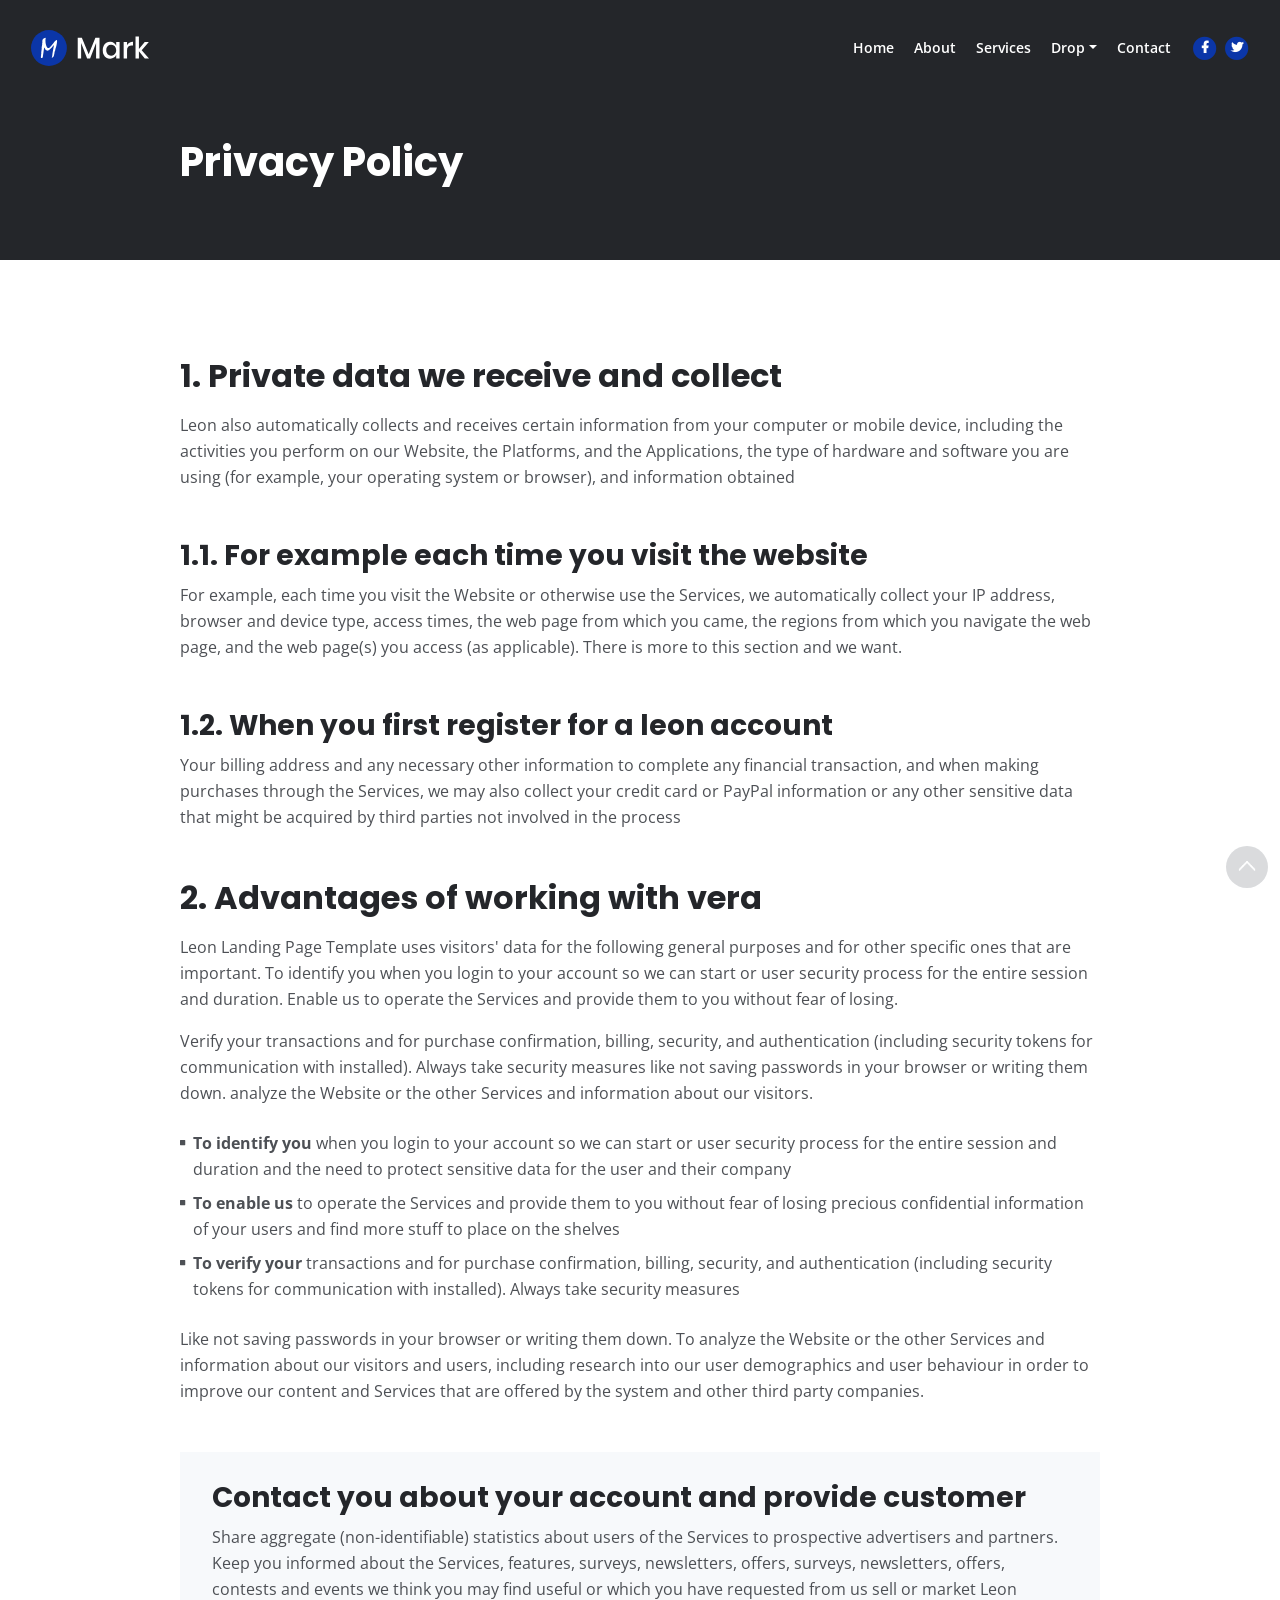
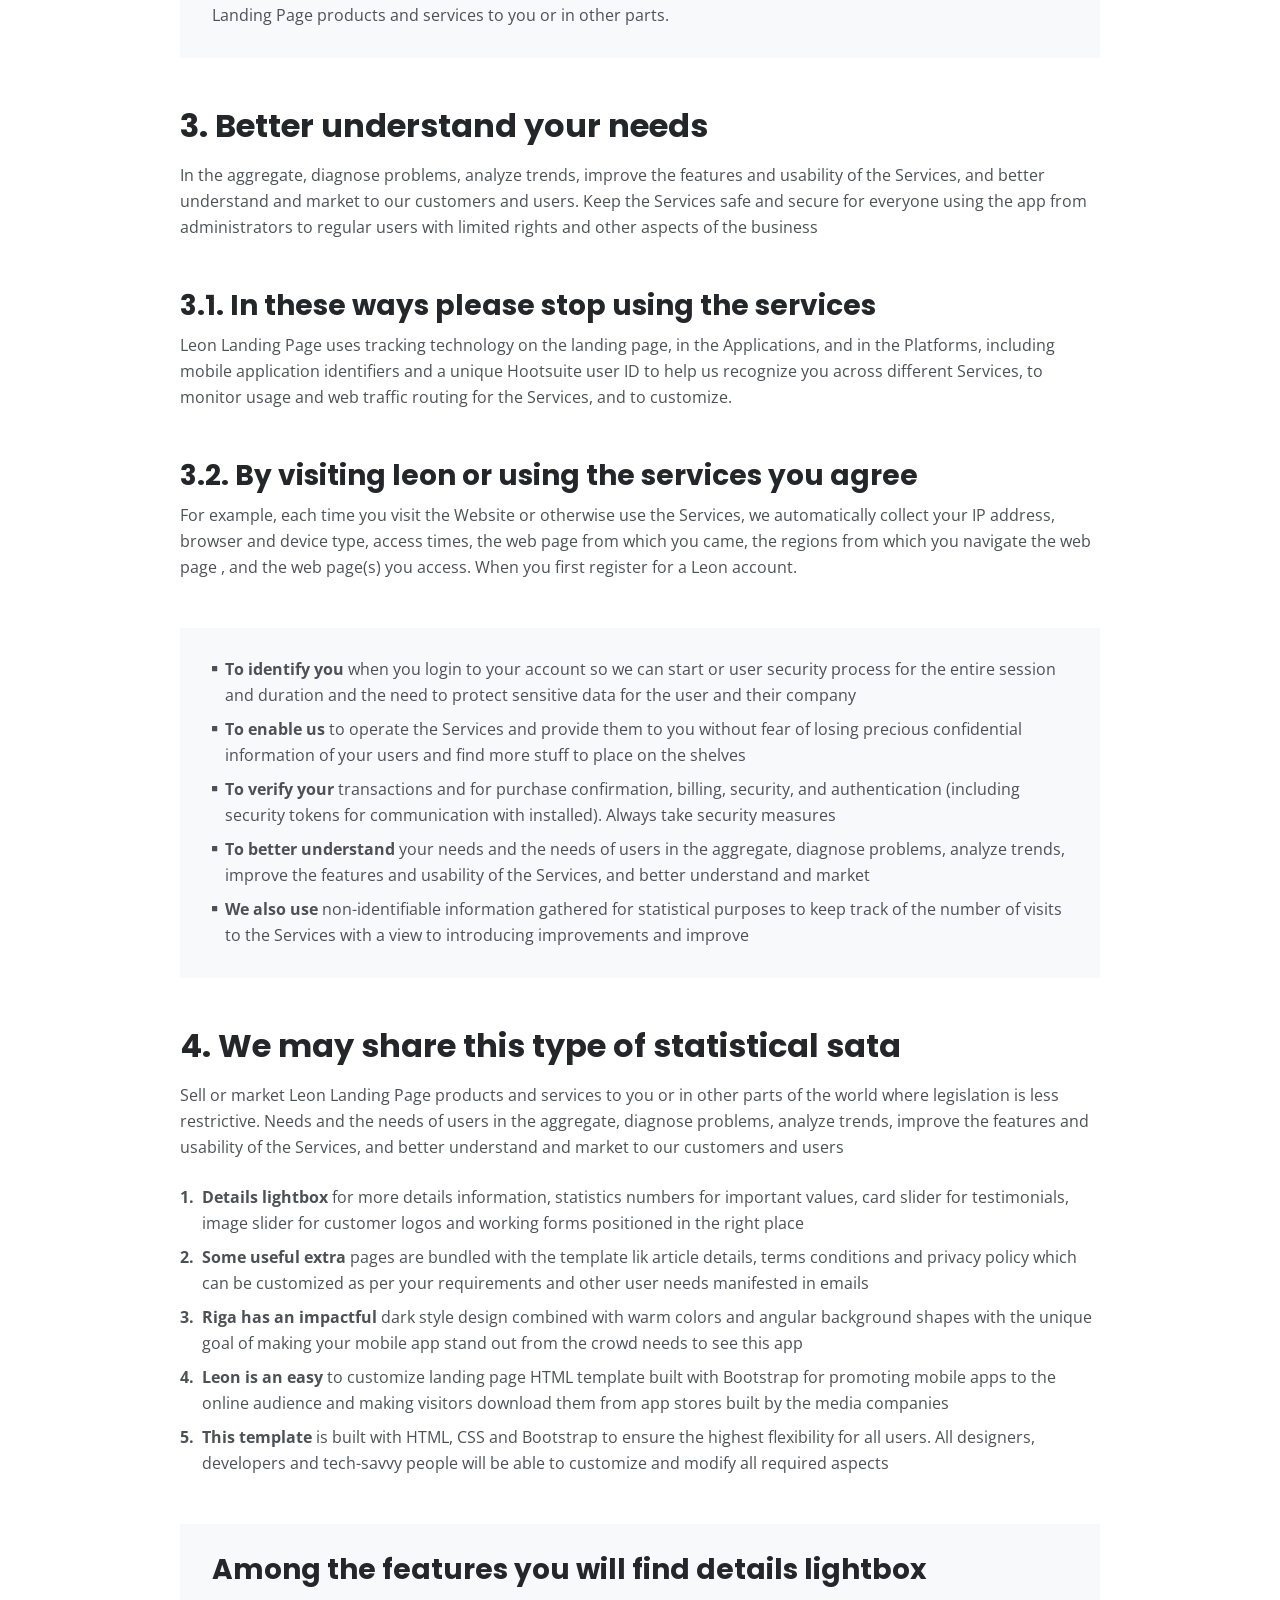
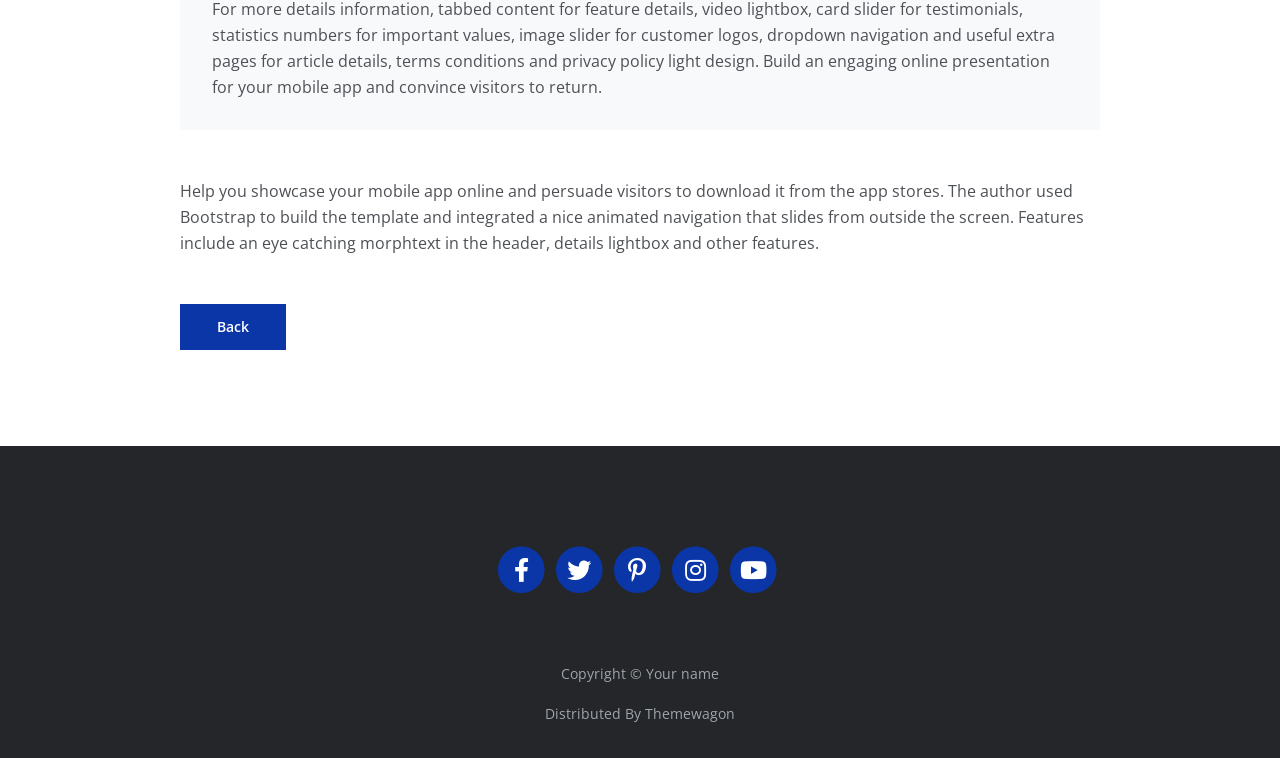
<file: privacy.html>
<!DOCTYPE html>
<html lang="en">
<head>
    <meta charset="utf-8">
    <meta name="viewport" content="width=device-width, initial-scale=1, shrink-to-fit=no">
    
    <!-- SEO Meta Tags -->
    <meta name="description" content="Your description">
    <meta name="author" content="Your name">

    <!-- OG Meta Tags to improve the way the post looks when you share the page on Facebook, Twitter, LinkedIn -->
	<meta property="og:site_name" content="" /> <!-- website name -->
	<meta property="og:site" content="" /> <!-- website link -->
	<meta property="og:title" content=""/> <!-- title shown in the actual shared post -->
	<meta property="og:description" content="" /> <!-- description shown in the actual shared post -->
	<meta property="og:image" content="" /> <!-- image link, make sure it's jpg -->
	<meta property="og:url" content="" /> <!-- where do you want your post to link to -->
	<meta name="twitter:card" content="summary_large_image"> <!-- to have large image post format in Twitter -->

    <!-- Webpage Title -->
    <title>Privacy Policy - Mark</title>
    
    <!-- Styles -->
    <link rel="preconnect" href="https://fonts.gstatic.com">
    <link href="https://fonts.googleapis.com/css2?family=Open+Sans:ital,wght@0,400;0,600;0,700;1,400&family=Poppins:wght@600&display=swap" rel="stylesheet">
    <link href="css/bootstrap.css" rel="stylesheet">
    <link href="css/fontawesome-all.css" rel="stylesheet">
	<link href="css/styles.css" rel="stylesheet">
	
	<!-- Favicon  -->
    <link rel="icon" href="images/favicon.png">
</head>
<body data-spy="scroll" data-target=".fixed-top">
    
    <!-- Navigation -->
    <nav class="navbar navbar-expand-lg fixed-top navbar-dark">
        <div class="container">
            
            <!-- Image Logo -->
            <a class="navbar-brand logo-image" href="index.html"><img src="images/logo.svg" alt="alternative"></a>  

            <!-- Text Logo - Use this if you don't have a graphic logo -->
            <!-- <a class="navbar-brand logo-text page-scroll" href="index.html">Mark</a> -->

            <button class="navbar-toggler p-0 border-0" type="button" data-toggle="offcanvas">
                <span class="navbar-toggler-icon"></span>
            </button>

            <div class="navbar-collapse offcanvas-collapse" id="navbarsExampleDefault">
                <ul class="navbar-nav ml-auto">
                    <li class="nav-item">
                        <a class="nav-link page-scroll" href="index.html#header">Home <span class="sr-only">(current)</span></a>
                    </li>
                    <li class="nav-item">
                        <a class="nav-link page-scroll" href="index.html#about">About</a>
                    </li>
                    <li class="nav-item">
                        <a class="nav-link page-scroll" href="index.html#services">Services</a>
                    </li>
                    <li class="nav-item dropdown">
                        <a class="nav-link dropdown-toggle" href="#" id="dropdown01" data-toggle="dropdown" aria-haspopup="true" aria-expanded="false">Drop</a>
                        <div class="dropdown-menu" aria-labelledby="dropdown01">
                            <a class="dropdown-item page-scroll" href="project.html">Project Details</a>
                            <div class="dropdown-divider"></div>
                            <a class="dropdown-item page-scroll" href="terms.html">Terms Conditions</a>
                            <div class="dropdown-divider"></div>
                            <a class="dropdown-item page-scroll" href="privacy.html">Privacy Policy</a>
                        </div>
                    </li>
                    <li class="nav-item">
                        <a class="nav-link page-scroll" href="index.html#contact">Contact</a>
                    </li>
                </ul>
                <span class="nav-item social-icons">
                    <span class="fa-stack">
                        <a href="#your-link">
                            <i class="fas fa-circle fa-stack-2x"></i>
                            <i class="fab fa-facebook-f fa-stack-1x"></i>
                        </a>
                    </span>
                    <span class="fa-stack">
                        <a href="#your-link">
                            <i class="fas fa-circle fa-stack-2x"></i>
                            <i class="fab fa-twitter fa-stack-1x"></i>
                        </a>
                    </span>
                </span>
            </div> <!-- end of navbar-collapse -->
        </div> <!-- end of container -->
    </nav> <!-- end of navbar -->
    <!-- end of navigation -->


    <!-- Header -->
    <header class="ex-header">
        <div class="container">
            <div class="row">
                <div class="col-xl-10 offset-xl-1">
                    <h1>Privacy Policy</h1>
                </div> <!-- end of col -->
            </div> <!-- end of row -->
        </div> <!-- end of container -->
    </header> <!-- end of ex-header -->
    <!-- end of header -->


    <!-- Basic -->
    <div class="ex-basic-1 pt-5 pb-5">
        <div class="container">
            <div class="row">
                <div class="col-xl-10 offset-xl-1">
                    <h2 class="mt-5 mb-3">1. Private data we receive and collect</h2>
                    <p class="mb-5">Leon also automatically collects and receives certain information from your computer or mobile device, including the activities you perform on our Website, the Platforms, and the Applications, the type of hardware and software you are using (for example, your operating system or browser), and information obtained</p>
                    <h3>1.1. For example each time you visit the website</h3>
                    <p class="mb-5">For example, each time you visit the Website or otherwise use the Services, we automatically collect your IP address, browser and device type, access times, the web page from which you came, the regions from which you navigate the web page, and the web page(s) you access (as applicable). There is more to this section and we want.</p>
                    <h3>1.2. When you first register for a leon account</h3>
                    <p class="mb-5">Your billing address and any necessary other information to complete any financial transaction, and when making purchases through the Services, we may also collect your credit card or PayPal information or any other sensitive data that might be acquired by third parties not involved in the process</p>
                    
                    <h2 class="mb-3">2. Advantages of working with vera</h2>
                    <p>Leon Landing Page Template uses visitors' data for the following general purposes and for other specific ones that are important. To identify you when you login to your account so we can start or user security process for the entire session and duration. Enable us to operate the Services and provide them to you without fear of losing.</p>
                    <p class="mb-4">Verify your transactions and for purchase confirmation, billing, security, and authentication (including security tokens for communication with installed). Always take security measures like not saving passwords in your browser or writing them down. analyze the Website or the other Services and information about our visitors.</p>
                    <ul class="list-unstyled li-space-lg mb-4">
                        <li class="media">
                            <i class="fas fa-square"></i>
                            <div class="media-body"><strong>To identify you</strong> when you login to your account so we can start or user security process for the entire session and duration and the need to protect sensitive data for the user and their company</div>
                        </li>
                        <li class="media">
                            <i class="fas fa-square"></i>
                            <div class="media-body"><strong>To enable us</strong> to operate the Services and provide them to you without fear of losing precious confidential information of your users and find more stuff to place on the shelves</div>
                        </li>
                        <li class="media">
                            <i class="fas fa-square"></i>
                            <div class="media-body"><strong>To verify your</strong> transactions and for purchase confirmation, billing, security, and authentication (including security tokens for communication with installed). Always take security measures</div>
                        </li>
                    </ul>
                    <p class="mb-5">Like not saving passwords in your browser or writing them down. To analyze the Website or the other Services and information about our visitors and users, including research into our user demographics and user behaviour in order to improve our content and Services that are offered by the system and other third party companies.</p>
                    <div class="text-box mb-5">
                        <h3>Contact you about your account and provide customer</h3>
                        <p>Share aggregate (non-identifiable) statistics about users of the Services to prospective advertisers and partners. Keep you informed about the Services, features, surveys, newsletters, offers, surveys, newsletters, offers, contests and events we think you may find useful or which you have requested from us sell or market Leon Landing Page products and services to you or in other parts.</p>
                    </div> <!-- end of text-box -->
                    
                    <h2 class="mb-3">3. Better understand your needs</h2>
                    <p class="mb-5"> In the aggregate, diagnose problems, analyze trends, improve the features and usability of the Services, and better understand and market to our customers and users. Keep the Services safe and secure for everyone using the app from administrators to regular users with limited rights and other aspects of the business</p>
                    <h3>3.1. In these ways please stop using the services</h3>
                    <p class="mb-5">Leon Landing Page uses tracking technology on the landing page, in the Applications, and in the Platforms, including mobile application identifiers and a unique Hootsuite user ID to help us recognize you across different Services, to monitor usage and web traffic routing for the Services, and to customize.</p>
                    <h3>3.2. By visiting leon or using the services you agree</h3>
                    <p class="mb-5">For example, each time you visit the Website or otherwise use the Services, we automatically collect your IP address, browser and device type, access times, the web page from which you came, the regions from which you navigate the web page , and the web page(s) you access. When you first register for a Leon account.</p>
                    <div class="text-box mb-5">
                        <ul class="list-unstyled li-space-lg">
                            <li class="media">
                                <i class="fas fa-square"></i>
                                <div class="media-body"><strong>To identify you</strong> when you login to your account so we can start or user security process for the entire session and duration and the need to protect sensitive data for the user and their company</div>
                            </li>
                            <li class="media">
                                <i class="fas fa-square"></i>
                                <div class="media-body"><strong>To enable us</strong> to operate the Services and provide them to you without fear of losing precious confidential information of your users and find more stuff to place on the shelves</div>
                            </li>
                            <li class="media">
                                <i class="fas fa-square"></i>
                                <div class="media-body"><strong>To verify your</strong> transactions and for purchase confirmation, billing, security, and authentication (including security tokens for communication with installed). Always take security measures</div>
                            </li>
                            <li class="media">
                                <i class="fas fa-square"></i>
                                <div class="media-body"><strong>To better understand</strong> your needs and the needs of users in the aggregate, diagnose problems, analyze trends, improve the features and usability of the Services, and better understand and market</div>
                            </li>
                            <li class="media">
                                <i class="fas fa-square"></i>
                                <div class="media-body"><strong>We also use</strong> non-identifiable information gathered for statistical purposes to keep track of the number of visits to the Services with a view to introducing improvements and improve</div>
                            </li>
                        </ul>
                    </div> <!-- end of text-box -->
                    
                    <h2 class="mb-3">4. We may share this type of statistical sata</h2>
                    <p class="mb-4">Sell or market Leon Landing Page products and services to you or in other parts of the world where legislation is less restrictive. Needs and the needs of users in the aggregate, diagnose problems, analyze trends, improve the features and usability of the Services, and better understand and market to our customers and users</p>
                    <ul class="list-unstyled li-space-lg mb-5">
                        <li class="media">
                            <strong>1.</strong>
                            <div class="media-body"><strong>Details lightbox</strong> for more details information, statistics numbers for important values, card slider for testimonials, image slider for customer logos and working forms positioned in the right place</div>
                        </li>
                        <li class="media">
                            <strong>2.</strong>
                            <div class="media-body"><strong>Some useful extra</strong> pages are bundled with the template lik article details, terms conditions and privacy policy which can be customized as per your requirements and other user needs manifested in emails</div>
                        </li>
                        <li class="media">
                            <strong>3.</strong>
                            <div class="media-body"><strong>Riga has an impactful</strong> dark style design combined with warm colors and angular background shapes with the unique goal of making your mobile app stand out from the crowd needs to see this app</div>
                        </li>
                        <li class="media">
                            <strong>4.</strong>
                            <div class="media-body"><strong>Leon is an easy</strong> to customize landing page HTML template built with Bootstrap for promoting mobile apps to the online audience and making visitors download them from app stores built by the media companies</div>
                        </li>
                        <li class="media">
                            <strong>5.</strong>
                            <div class="media-body"><strong>This template</strong> is built with HTML, CSS and Bootstrap to ensure the highest flexibility for all users. All designers, developers and tech-savvy people will be able to customize and modify all required aspects</div>
                        </li>
                    </ul>
                    
                    <div class="text-box mb-5">
                        <h3>Among the features you will find details lightbox</h3>
                        <p>For more details information, tabbed content for feature details, video lightbox, card slider for testimonials, statistics numbers for important values, image slider for customer logos, dropdown navigation and useful extra pages for article details, terms conditions and privacy policy light design. Build an engaging online presentation for your mobile app and convince visitors to return.</p>
                    </div> <!-- end of text-box -->
                    <p class="mb-5">Help you showcase your mobile app online and persuade visitors to download it from the app stores. The author used Bootstrap to build the template and integrated a nice animated navigation that slides from outside the screen. Features include an eye catching morphtext in the header, details lightbox and other features.</p>
                    
                    <a class="btn-solid-reg mb-5" href="index.html">Back</a>
                </div> <!-- end of col -->
            </div> <!-- end of row -->
        </div> <!-- end of container -->
    </div> <!-- end of ex-basic-1 -->
    <!-- end of basic -->


    <!-- Footer -->
    <div class="footer bg-gray">
        <div class="container">
            <div class="row">
                <div class="col-lg-12">
                    <div class="social-container">
                        <span class="fa-stack">
                            <a href="#your-link">
                                <i class="fas fa-circle fa-stack-2x"></i>
                                <i class="fab fa-facebook-f fa-stack-1x"></i>
                            </a>
                        </span>
                        <span class="fa-stack">
                            <a href="#your-link">
                                <i class="fas fa-circle fa-stack-2x"></i>
                                <i class="fab fa-twitter fa-stack-1x"></i>
                            </a>
                        </span>
                        <span class="fa-stack">
                            <a href="#your-link">
                                <i class="fas fa-circle fa-stack-2x"></i>
                                <i class="fab fa-pinterest-p fa-stack-1x"></i>
                            </a>
                        </span>
                        <span class="fa-stack">
                            <a href="#your-link">
                                <i class="fas fa-circle fa-stack-2x"></i>
                                <i class="fab fa-instagram fa-stack-1x"></i>
                            </a>
                        </span>
                        <span class="fa-stack">
                            <a href="#your-link">
                                <i class="fas fa-circle fa-stack-2x"></i>
                                <i class="fab fa-youtube fa-stack-1x"></i>
                            </a>
                        </span>
                    </div> <!-- end of social-container -->
                </div> <!-- end of col -->
            </div> <!-- end of row -->
        </div> <!-- end of container -->
    </div> <!-- end of footer -->  
    <!-- end of footer -->


    <!-- Copyright -->
    <div class="copyright bg-gray">
        <div class="container">
            <div class="row">
                <div class="col-lg-12">
                    <p class="p-small">Copyright © <a class="no-line" href="#your-link">Your name</a></p>
                </div> <!-- end of col -->
            </div> <!-- enf of row -->
        </div> <!-- end of container -->

        <div class="container">
            <div class="row">
                <div class="col-lg-12">
                    <p class="p-small">Distributed By <a class="no-line" href="https://themewagon.com/">Themewagon</a></p>
                </div> <!-- end of col -->
            </div> <!-- enf of row -->
        </div> <!-- end of container -->
    </div> <!-- end of copyright --> 
    <!-- end of copyright -->
    
    	
    <!-- Scripts -->
    <script src="js/jquery.min.js"></script> <!-- jQuery for Bootstrap's JavaScript plugins -->
    <script src="js/bootstrap.min.js"></script> <!-- Bootstrap framework -->
    <script src="js/jquery.easing.min.js"></script> <!-- jQuery Easing for smooth scrolling between anchors -->
    <script src="js/scripts.js"></script> <!-- Custom scripts -->
</body>
</html>
</file>
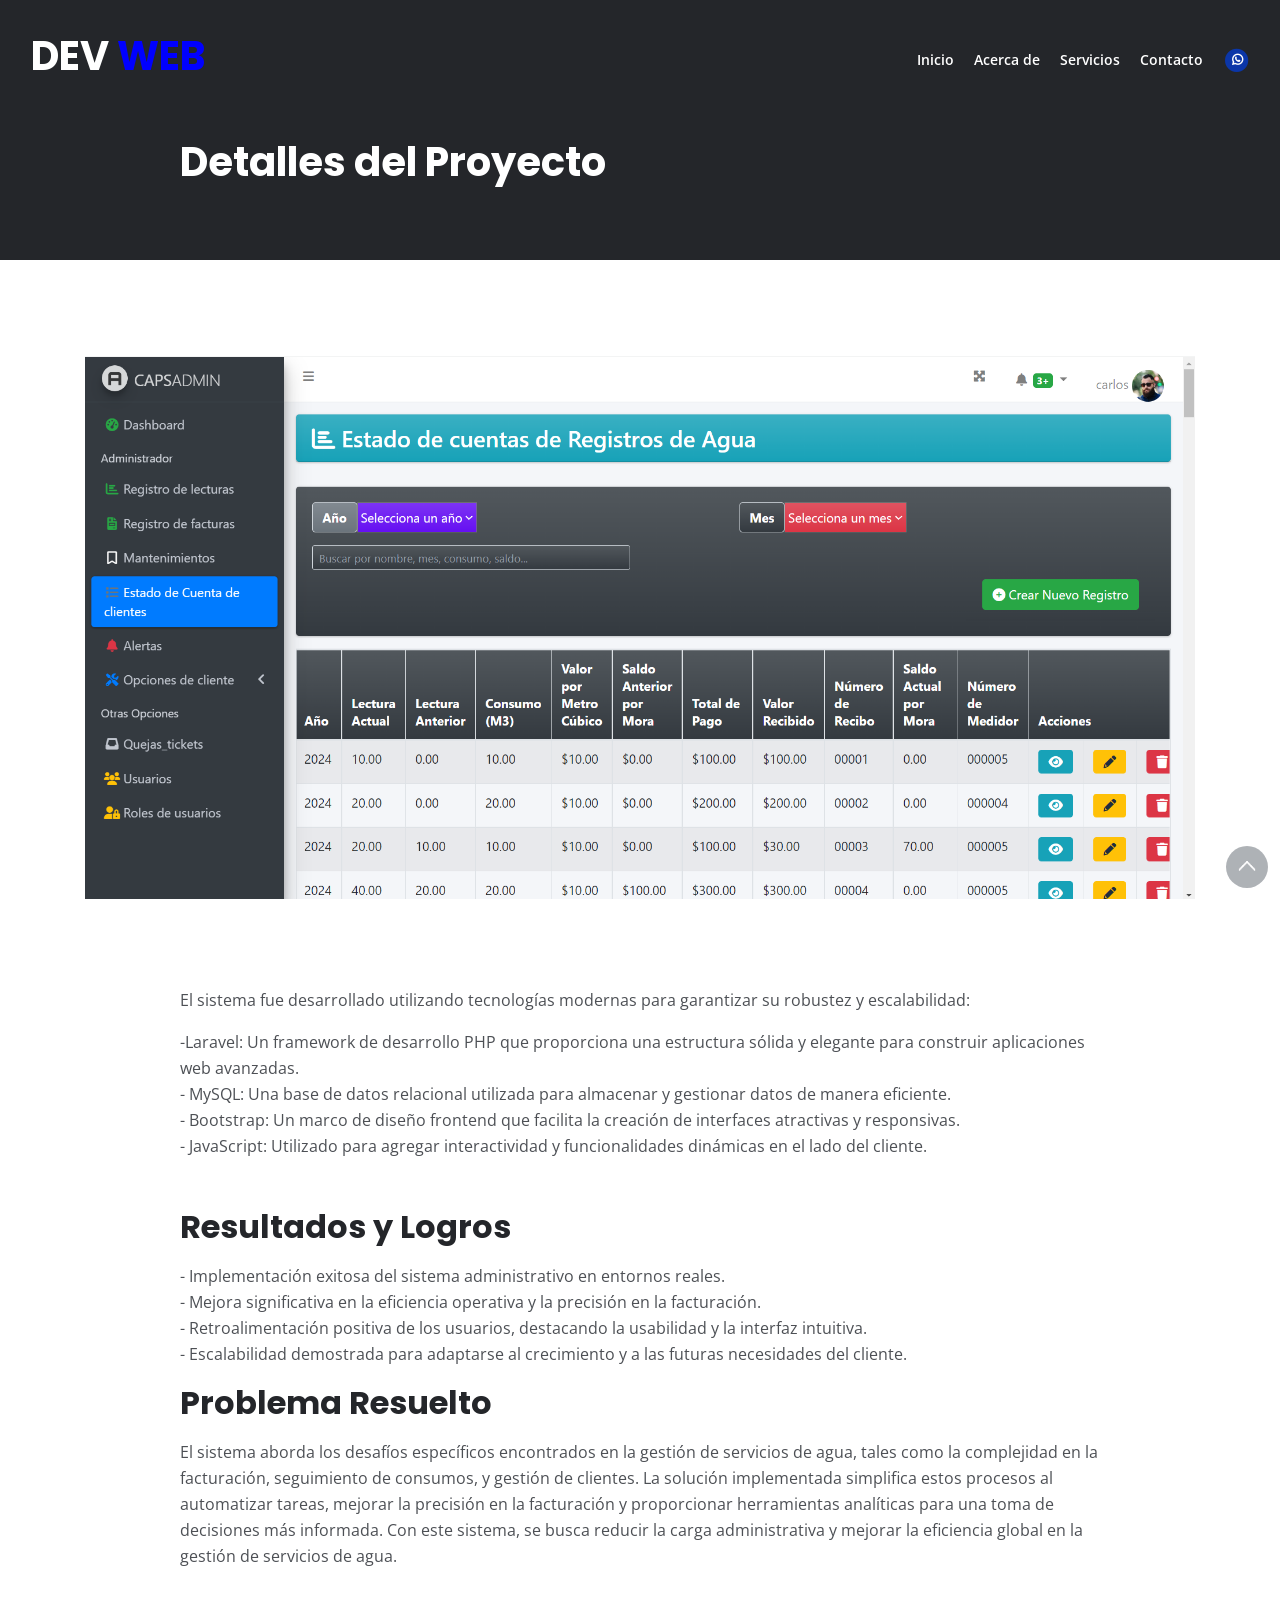
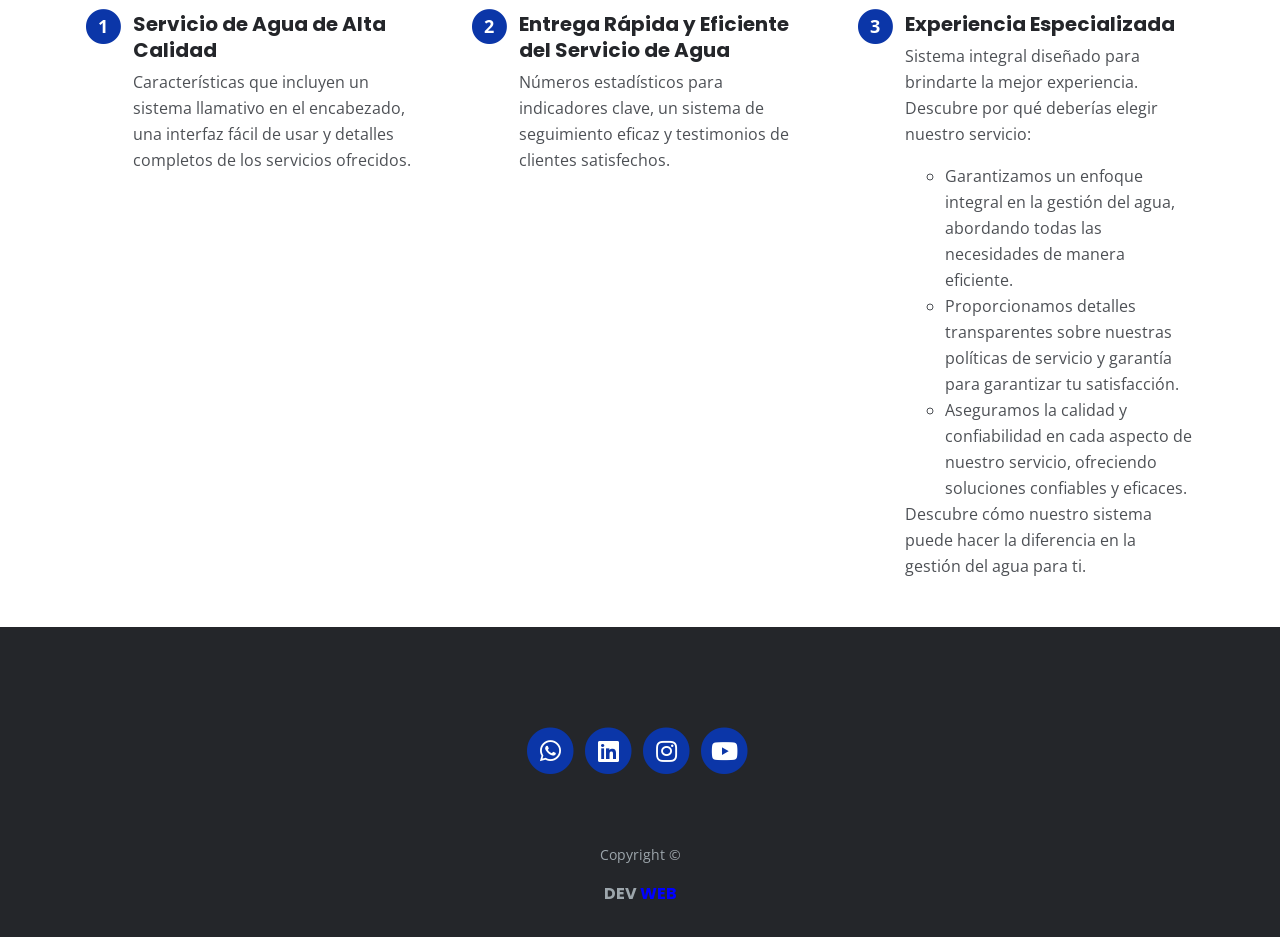
<file: project.html>
<!DOCTYPE html>
<html lang="en">
<head>
    <meta charset="utf-8">
    <meta name="viewport" content="width=device-width, initial-scale=1, shrink-to-fit=no">
    
    <!-- SEO Meta Tags -->
    <meta name="description" content="Your description">
    <meta name="author" content="Your name">

    <!-- OG Meta Tags to improve the way the post looks when you share the page on Facebook, Twitter, LinkedIn -->
	<meta property="og:site_name" content="" /> <!-- website name -->
	<meta property="og:site" content="" /> <!-- website link -->
	<meta property="og:title" content=""/> <!-- title shown in the actual shared post -->
	<meta property="og:description" content="" /> <!-- description shown in the actual shared post -->
	<meta property="og:image" content="" /> <!-- image link, make sure it's jpg -->
	<meta property="og:url" content="" /> <!-- where do you want your post to link to -->
	<meta name="twitter:card" content="summary_large_image"> <!-- to have large image post format in Twitter -->

    <!-- Webpage Title -->
    <title>DEVWEB</title>
    
    <!-- Styles -->
    <link rel="preconnect" href="https://fonts.gstatic.com">
    <link href="https://fonts.googleapis.com/css2?family=Open+Sans:ital,wght@0,400;0,600;0,700;1,400&family=Poppins:wght@600&display=swap" rel="stylesheet">
    <link href="css/bootstrap.css" rel="stylesheet">
    <link href="css/fontawesome-all.css" rel="stylesheet">
	<link href="css/styles.css" rel="stylesheet">
	<!-- Favicon  -->
    <link rel="icon" href="images/lenguaje-de-codificacion.png">
</head>
<body data-spy="scroll" data-target=".fixed-top">
    
   <!-- Navegación -->
   <nav class="navbar navbar-expand-lg fixed-top navbar-dark">
    <div class="container">
        
        <!-- Logotipo de imagen -->
        <a class="navbar-brand text-decoration-none" href="project.html"><h1 class="navbar-expand text-white">DEV <span class="" style="color: blue;">WEB</span> </h1></a>  
        <!-- Logotipo de texto: úsalo si no tienes un logotipo gráfico -->
        <!-- <a class="navbar-brand logo-text page-scroll" href="index.html">Mark</a> -->

        <button class="navbar-toggler p-0 border-0" type="button" data-toggle="offcanvas">
            <span class="navbar-toggler-icon"></span>
        </button>

        <div class="navbar-collapse offcanvas-collapse" id="navbarsExampleDefault">
            <ul class="navbar-nav ml-auto">
                <li class="nav-item">
                    <a class="nav-link page-scroll" href="index.html#header">Inicio <span class="sr-only">(actual)</span></a>
                </li>
                <li class="nav-item">
                    <a class="nav-link page-scroll" href="index.html#about">Acerca de</a>
                </li>
                <li class="nav-item">
                    <a class="nav-link page-scroll" href="index.html#services">Servicios</a>
                </li>
               <!-- <li class="nav-item dropdown">
                    <a class="nav-link dropdown-toggle" href="#" id="dropdown01" data-toggle="dropdown" aria-haspopup="true" aria-expanded="false">Desplegable</a>
                    <div class="dropdown-menu" aria-labelledby="dropdown01">
                        <a class="dropdown-item page-scroll" href="project.html">Detalles del Proyecto</a>
                        <div class="dropdown-divider"></div>
                        <a class="dropdown-item page-scroll" href="terms.html">Términos y Condiciones</a>
                        <div class="dropdown-divider"></div>
                        <a class="dropdown-item page-scroll" href="privacy.html">Política de Privacidad</a>
                    </div>
                </li>
                <li class="nav-item">-->
                    <li class="nav-item">
                    <a class="nav-link page-scroll" href="index.html#contact">Contacto</a>
                </li>
            </ul>
            <span class="nav-item social-icons">
                <span class="fa-stack">
                    <a href="https://wa.me/50585429144?text=Hola%20si%20quieres%20consultar%20sobre%20mis%20servicios%20escríbeme"  target="_blank">
                        <i class="fas fa-circle fa-stack-2x"></i>
                        <i class=" fab fa-whatsapp fa-stack-1x"></i>
                    </a>
                </span>
                
            </span>
        </div> <!-- fin de navbar-collapse -->
    </div> <!-- fin de container -->
</nav> <!-- fin de navbar -->
<!-- fin de navegación -->


<!-- Encabezado -->
<header class="ex-header">
    <div class="container">
        <div class="row">
            <div class="col-xl-10 offset-xl-1">
                <h1>Detalles del Proyecto</h1>
            </div> <!-- fin de col -->
        </div> <!-- fin de row -->
    </div> <!-- fin de container -->
</header> <!-- fin de ex-header -->
<!-- fin de encabezado -->


<!-- Básico -->
<div class="ex-basic-1 pt-5 pb-5">
    <div class="container">
        <div class="row">
            <div class="col-lg-12">
                <img class="img-fluid mt-5 mb-3" src="images/caps.png" alt="alternativa">
            </div> <!-- fin de col -->
        </div> <!-- fin de row -->
    </div> <!-- fin de container -->
</div> <!-- fin de ex-basic-1 -->
<!-- fin de básico -->


<!-- Básico -->
<div class="ex-basic-1 pt-4">
    <div class="container">
        <div class="row">
            <div class="col-xl-10 offset-xl-1">
                <p>El sistema fue desarrollado utilizando tecnologías modernas para garantizar su robustez y escalabilidad:</p>
                <p class="mb-5">-Laravel: Un framework de desarrollo PHP que proporciona una estructura sólida y elegante para construir aplicaciones web avanzadas. <br>

                    - MySQL: Una base de datos relacional utilizada para almacenar y gestionar datos de manera eficiente.<br>
                    
                    - Bootstrap: Un marco de diseño frontend que facilita la creación de interfaces atractivas y responsivas.<br>
                    
                    - JavaScript: Utilizado para agregar interactividad y funcionalidades dinámicas en el lado del cliente.
                    </p>

                <h2 class="mb-3">Resultados y Logros</h2>
                <p>- Implementación exitosa del sistema administrativo en entornos reales. <br>
                    - Mejora significativa en la eficiencia operativa y la precisión en la facturación. <br>
                    - Retroalimentación positiva de los usuarios, destacando la usabilidad y la interfaz intuitiva.<br>
                    - Escalabilidad demostrada para adaptarse al crecimiento y a las futuras necesidades del cliente.</p>

                    <h2 class="mb-3">Problema Resuelto</h2>
                <p class="mb-4">El sistema aborda los desafíos específicos encontrados en la gestión de servicios de agua, tales como la complejidad en la facturación, seguimiento de consumos, y gestión de clientes. La solución implementada simplifica estos procesos al automatizar tareas, mejorar la precisión en la facturación y proporcionar herramientas analíticas para una toma de decisiones más informada. Con este sistema, 
                    se busca reducir la carga administrativa y mejorar la eficiencia global en la gestión de servicios de agua.</p>
            </div> <!-- fin de col -->
        </div> <!-- fin de row -->
    </div> <!-- fin de container -->
</div> <!-- fin de ex-basic-1 -->
<!-- fin de básico -->


<!-- Tarjetas -->

<div class="ex-cards-1 pt-3 pb-3">
    <div class="container">
        <div class="row">
            <div class="col-lg-12">
                
                <!-- Tarjeta -->
                <div class="card">
                    <ul class="list-unstyled">
                        <li class="media">
                            <span class="fa-stack">
                                <span class="fas fa-circle fa-stack-2x"></span>
                                <span class="fa-stack-1x">1</span>
                            </span>
                            <div class="media-body">
                                <h5>Servicio de Agua de Alta Calidad</h5>
                                <p>Características que incluyen un sistema llamativo en el encabezado, una interfaz fácil de usar y detalles completos de los servicios ofrecidos.</p>
                            </div>
                        </li>
                    </ul>
                </div> <!-- fin de tarjeta -->
                <!-- fin de tarjeta -->

                <!-- Tarjeta -->
                <div class="card">
                    <ul class="list-unstyled">
                        <li class="media">
                            <span class="fa-stack">
                                <span class="fas fa-circle fa-stack-2x"></span>
                                <span class="fa-stack-1x">2</span>
                            </span>
                            <div class="media-body">
                                <h5>Entrega Rápida y Eficiente del Servicio de Agua</h5>
                                <p>Números estadísticos para indicadores clave, un sistema de seguimiento eficaz y testimonios de clientes satisfechos.</p>
                            </div>
                        </li>
                    </ul>
                </div> <!-- fin de tarjeta -->
                <!-- fin de tarjeta -->

                <!-- Tarjeta -->
                <div class="card">
                    <ul class="list-unstyled">
                        <li class="media">
                            <span class="fa-stack">
                                <span class="fas fa-circle fa-stack-2x"></span>
                                <span class="fa-stack-1x">3</span>
                            </span>
                            <div class="media-body">
                                <h5> Experiencia Especializada</h5>
                                <p> Sistema integral diseñado para brindarte la mejor experiencia. Descubre por qué deberías elegir nuestro servicio:</p>
                                <ul>
                                    <li>Garantizamos un enfoque integral en la gestión del agua, abordando todas las necesidades de manera eficiente.</li>
                                    <li>Proporcionamos detalles transparentes sobre nuestras políticas de servicio y garantía para garantizar tu satisfacción.</li>
                                    <li>Aseguramos la calidad y confiabilidad en cada aspecto de nuestro servicio, ofreciendo soluciones confiables y eficaces.</li>
                                </ul>
                                <p>Descubre cómo nuestro sistema puede hacer la diferencia en la gestión del agua para ti.</p>
                            </div>
                            
                        </li>
                    </ul>
                </div> <!-- fin de tarjeta -->
                <!-- fin de tarjeta -->

            </div> <!-- fin de col -->   
        </div> <!-- fin de row -->   
    </div> <!-- fin de container -->   
</div> <!-- fin de ex-cards-1 -->
<!-- fin de tarjetas -->





    

    <!-- Footer -->
    <div class="footer bg-gray">
        <div class="container">
            <div class="row">
                <div class="col-lg-12">
                    <div class="social-container">
                        <span class="fa-stack">
                            <a href="https://wa.me/50585429144?text=Hola%20si%20quieres%20consultar%20sobre%20mis%20servicios%20escríbeme"  target="_blank">
                                <i class="fas fa-circle fa-stack-2x"></i>
                                <i class=" fab fa-whatsapp fa-stack-1x"></i>
                            </a>
                        </span>
                       
                        <span class="fa-stack">
                            <a href="https://www.linkedin.com/in/carlos-alvarez-422512266/" target="_blank">
                                <i class="fas fa-circle fa-stack-2x"></i>
                                <i class=" fab fa-linkedin fa-stack-1x"></i>
                            </a>
                        </span>
                        <span class="fa-stack">
                            <a href="https://www.instagram.com/walnerweb/" target="_blank">
                                <i class="fas fa-circle fa-stack-2x"></i>
                                <i class="fab fa-instagram fa-stack-1x"></i>
                            </a>
                        </span>
                        <span class="fa-stack">
                            <a href="https://www.youtube.com/channel/UC8EUa1LUJNudI7PJDS7oU-w" target="_blank">
                                <i class="fas fa-circle fa-stack-2x"></i>
                                <i class="fab fa-youtube fa-stack-1x"></i>
                            </a>
                        </span>
                    </div> <!-- end of social-container -->
                </div> <!-- end of col -->
            </div> <!-- end of row -->
        </div> <!-- end of container -->
    </div> <!-- end of footer -->  
    <!-- end of footer -->

<!-- Copyright -->
<div class="copyright bg-gray">
    <div class="container">
        <div class="row">
            <div class="col-lg-12">
                <p class="p-small">Copyright © <a class="no-line" href="#your-link">
                    <h6 class="navbar-expand text-white">DEV <span class="" style="color: blue;">WEB</span> </h6>
                </a></p>
            </div> <!-- end of col -->
        </div> <!-- enf of row -->
    </div> <!-- end of container -->

   
    
</div> <!-- end of copyright --> 
<!-- end of copyright -->

    
    	
    <!-- Scripts -->
    <script src="js/jquery.min.js"></script> <!-- jQuery for Bootstrap's JavaScript plugins -->
    <script src="js/bootstrap.min.js"></script> <!-- Bootstrap framework -->
    <script src="js/jquery.easing.min.js"></script> <!-- jQuery Easing for smooth scrolling between anchors -->
    <script src="js/scripts.js"></script> <!-- Custom scripts -->
</body>
</html>
</file>
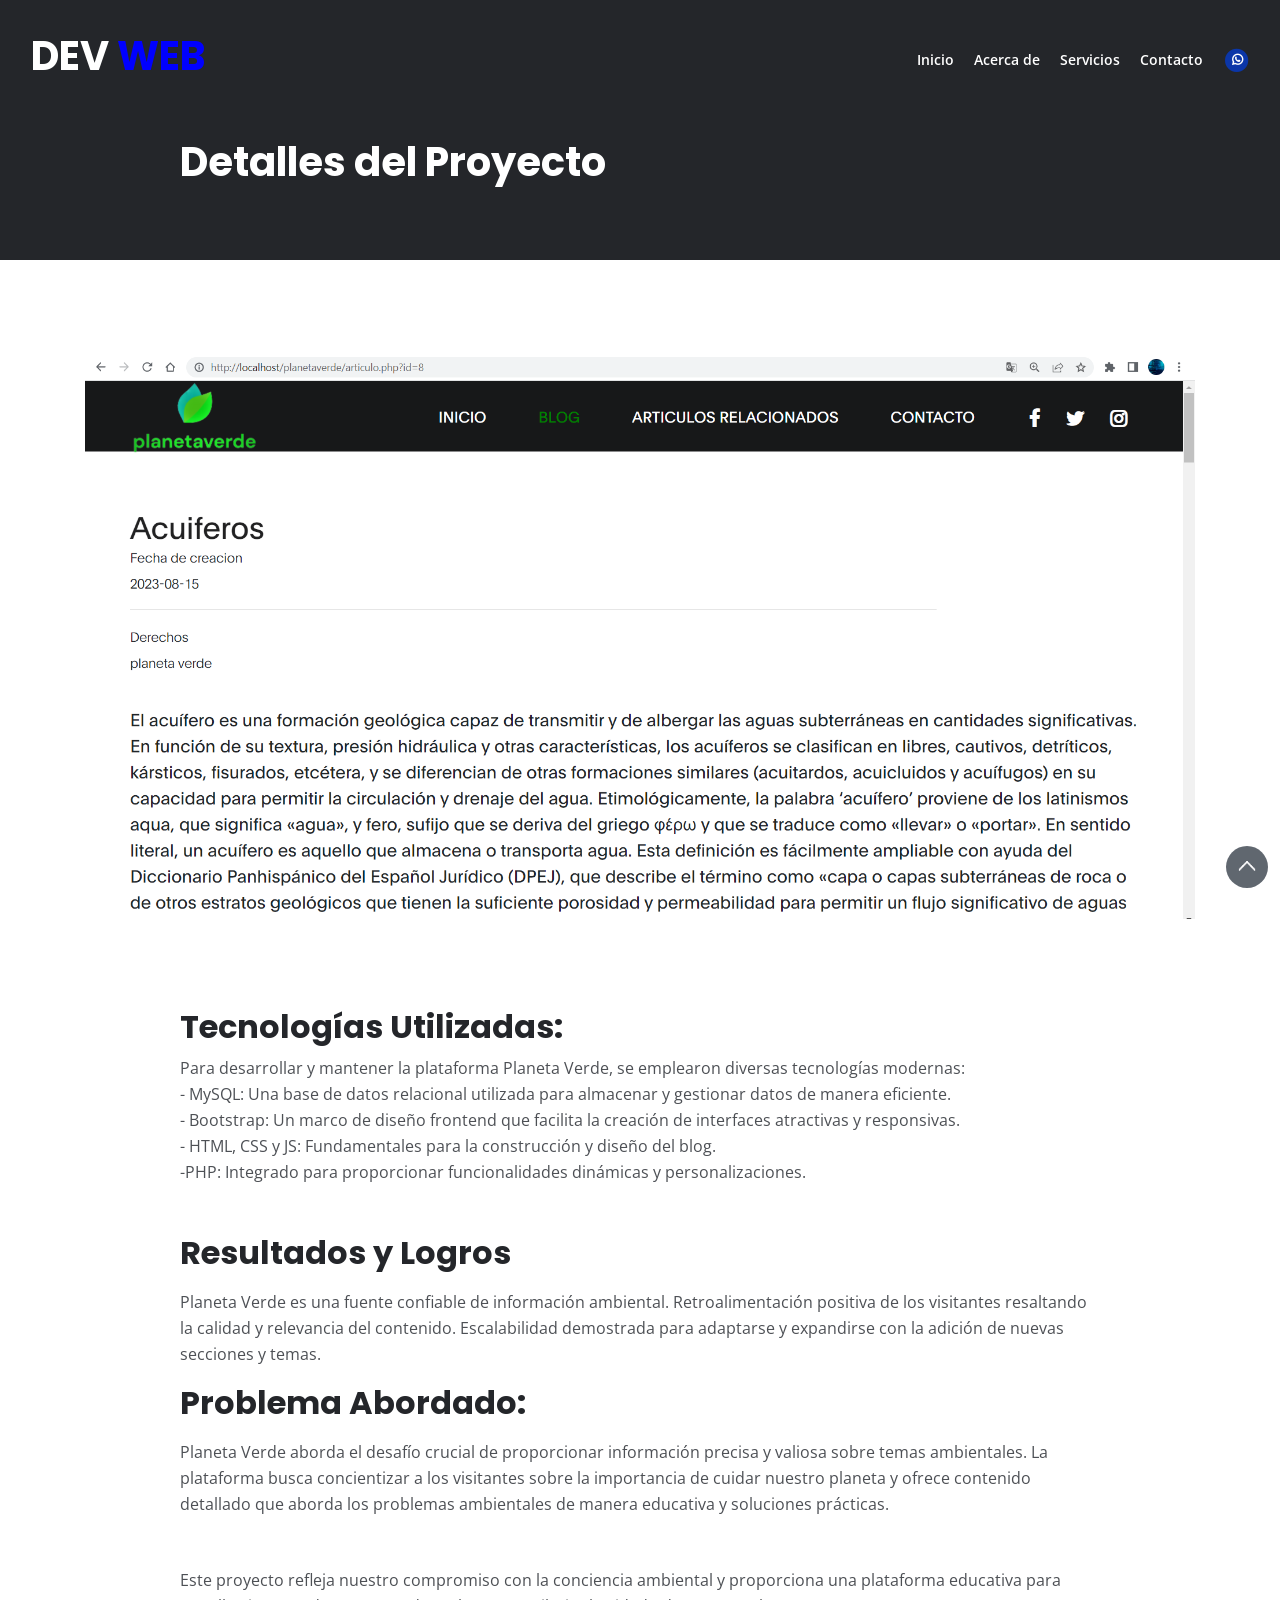
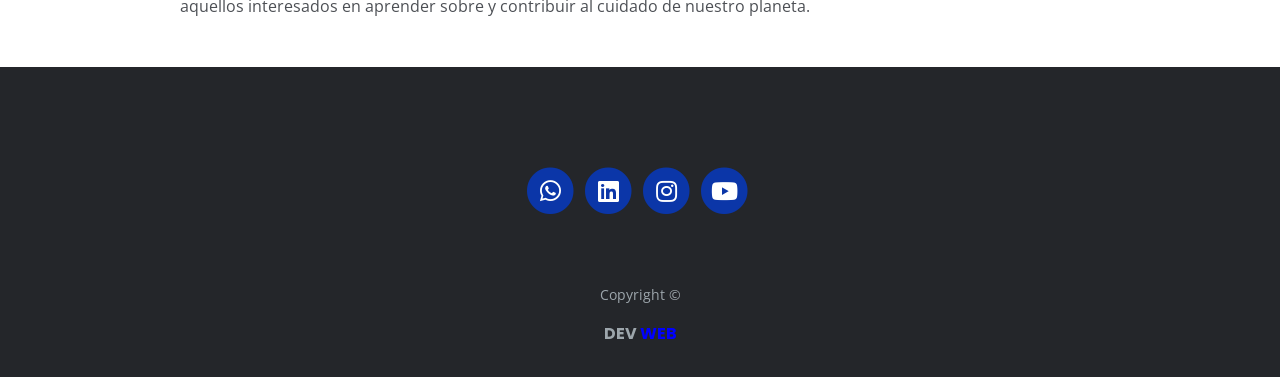
<file: terms.html>
<!DOCTYPE html>
<html lang="en">
<head>
    <meta charset="utf-8">
    <meta name="viewport" content="width=device-width, initial-scale=1, shrink-to-fit=no">
    
    <!-- SEO Meta Tags -->
    <meta name="description" content="Your description">
    <meta name="author" content="Your name">

    <!-- OG Meta Tags to improve the way the post looks when you share the page on Facebook, Twitter, LinkedIn -->
	<meta property="og:site_name" content="" /> <!-- website name -->
	<meta property="og:site" content="" /> <!-- website link -->
	<meta property="og:title" content=""/> <!-- title shown in the actual shared post -->
	<meta property="og:description" content="" /> <!-- description shown in the actual shared post -->
	<meta property="og:image" content="" /> <!-- image link, make sure it's jpg -->
	<meta property="og:url" content="" /> <!-- where do you want your post to link to -->
	<meta name="twitter:card" content="summary_large_image"> <!-- to have large image post format in Twitter -->

    <!-- Webpage Title -->
    <title>DEVWEB</title>
    
    <!-- Styles -->
    <link rel="preconnect" href="https://fonts.gstatic.com">
    <link href="https://fonts.googleapis.com/css2?family=Open+Sans:ital,wght@0,400;0,600;0,700;1,400&family=Poppins:wght@600&display=swap" rel="stylesheet">
    <link href="css/bootstrap.css" rel="stylesheet">
    <link href="css/fontawesome-all.css" rel="stylesheet">
	<link href="css/styles.css" rel="stylesheet">
	
	<!-- Favicon  -->
    <link rel="icon" href="images/favicon.png">
</head>
<body data-spy="scroll" data-target=".fixed-top">
    
   <!-- Navegación -->
   <nav class="navbar navbar-expand-lg fixed-top navbar-dark">
    <div class="container">
        
        <!-- Logotipo de imagen -->
        <a class="navbar-brand text-decoration-none" href="terms.html"><h1 class="navbar-expand text-white">DEV <span class="" style="color: blue;">WEB</span> </h1></a>  
        <!-- Logotipo de texto: úsalo si no tienes un logotipo gráfico -->
        <!-- <a class="navbar-brand logo-text page-scroll" href="index.html">Mark</a> -->

        <button class="navbar-toggler p-0 border-0" type="button" data-toggle="offcanvas">
            <span class="navbar-toggler-icon"></span>
        </button>

        <div class="navbar-collapse offcanvas-collapse" id="navbarsExampleDefault">
            <ul class="navbar-nav ml-auto">
                <li class="nav-item">
                    <a class="nav-link page-scroll" href="index.html#header">Inicio <span class="sr-only">(actual)</span></a>
                </li>
                <li class="nav-item">
                    <a class="nav-link page-scroll" href="index.html#about">Acerca de</a>
                </li>
                <li class="nav-item">
                    <a class="nav-link page-scroll" href="index.html#services">Servicios</a>
                </li>
               <!-- <li class="nav-item dropdown">
                    <a class="nav-link dropdown-toggle" href="#" id="dropdown01" data-toggle="dropdown" aria-haspopup="true" aria-expanded="false">Desplegable</a>
                    <div class="dropdown-menu" aria-labelledby="dropdown01">
                        <a class="dropdown-item page-scroll" href="project.html">Detalles del Proyecto</a>
                        <div class="dropdown-divider"></div>
                        <a class="dropdown-item page-scroll" href="terms.html">Términos y Condiciones</a>
                        <div class="dropdown-divider"></div>
                        <a class="dropdown-item page-scroll" href="privacy.html">Política de Privacidad</a>
                    </div>
                </li>
                <li class="nav-item">-->
                    <li class="nav-item">
                    <a class="nav-link page-scroll" href="index.html#contact">Contacto</a>
                </li>
            </ul>
            <span class="nav-item social-icons">
                <span class="fa-stack">
                    <a href="https://wa.me/50585429144?text=Hola%20si%20quieres%20consultar%20sobre%20mis%20servicios%20escríbeme"  target="_blank">
                        <i class="fas fa-circle fa-stack-2x"></i>
                        <i class=" fab fa-whatsapp fa-stack-1x"></i>
                    </a>
                </span>
                
            </span>
        </div> <!-- fin de navbar-collapse -->
    </div> <!-- fin de container -->
</nav> <!-- fin de navbar -->
<!-- fin de navegación -->


<!-- Encabezado -->
<header class="ex-header">
    <div class="container">
        <div class="row">
            <div class="col-xl-10 offset-xl-1">
                <h1>Detalles del Proyecto</h1>
            </div> <!-- fin de col -->
        </div> <!-- fin de row -->
    </div> <!-- fin de container -->
</header> <!-- fin de ex-header -->
<!-- fin de encabezado -->


<!-- Básico -->
<div class="ex-basic-1 pt-5 pb-5">
    <div class="container">
        <div class="row">
            <div class="col-lg-12">
                <img class="img-fluid mt-5 mb-3" src="images/blog.png" alt="alternativa">
            </div> <!-- fin de col -->
        </div> <!-- fin de row -->
    </div> <!-- fin de container -->
</div> <!-- fin de ex-basic-1 -->
<!-- fin de básico -->


<!-- Básico -->
<div class="ex-basic-1 pt-4">
    <div class="container">
        <div class="row">
            <div class="col-xl-10 offset-xl-1">
                <h2>Tecnologías Utilizadas:</h2>
                <p class="mb-5">Para desarrollar y mantener la plataforma Planeta Verde, se emplearon diversas tecnologías modernas: <br>

                    - MySQL: Una base de datos relacional utilizada para almacenar y gestionar datos de manera eficiente.<br>
                    
                    - Bootstrap: Un marco de diseño frontend que facilita la creación de interfaces atractivas y responsivas.<br>
                    
                    - HTML, CSS y JS: Fundamentales para la construcción y diseño del blog.<br>

                   
                    
                    -PHP: Integrado para proporcionar funcionalidades dinámicas y personalizaciones.
                    </p>

                <h2 class="mb-3">Resultados y Logros</h2>
                <p> Planeta Verde es una fuente confiable de información ambiental.
                    Retroalimentación positiva de los visitantes resaltando la calidad y relevancia del contenido.
                   
                    Escalabilidad demostrada para adaptarse y expandirse con la adición de nuevas secciones y temas.</p>

                    <h2 class="mb-3">Problema Abordado:</h2>
                <p class="mb-4">Planeta Verde aborda el desafío crucial de proporcionar información precisa y valiosa sobre temas ambientales. La plataforma busca concientizar a los visitantes sobre la importancia de cuidar nuestro planeta y ofrece contenido detallado que aborda los problemas ambientales de manera educativa y soluciones prácticas.</p> <br>
                <p>Este proyecto refleja nuestro compromiso con la conciencia ambiental y proporciona una plataforma educativa para aquellos interesados en aprender sobre y contribuir al cuidado de nuestro planeta.</p>
            </div> <!-- fin de col -->
        </div> <!-- fin de row -->
    </div> <!-- fin de container -->
</div> <!-- fin de ex-basic-1 -->
<!-- fin de básico -->


<!-- Tarjetas -->

<div class="ex-cards-1 pt-3 pb-3">
    <div class="container">
       <!-- fin de row -->   
    </div> <!-- fin de container -->   
</div> <!-- fin de ex-cards-1 -->
<!-- fin de tarjetas -->





    

    <!-- Footer -->
    <div class="footer bg-gray">
        <div class="container">
            <div class="row">
                <div class="col-lg-12">
                    <div class="social-container">
                        <span class="fa-stack">
                            <a href="https://wa.me/50585429144?text=Hola%20si%20quieres%20consultar%20sobre%20mis%20servicios%20escríbeme"  target="_blank">
                                <i class="fas fa-circle fa-stack-2x"></i>
                                <i class=" fab fa-whatsapp fa-stack-1x"></i>
                            </a>
                        </span>
                       
                        <span class="fa-stack">
                            <a href="https://www.linkedin.com/in/carlos-alvarez-422512266/" target="_blank">
                                <i class="fas fa-circle fa-stack-2x"></i>
                                <i class=" fab fa-linkedin fa-stack-1x"></i>
                            </a>
                        </span>
                        <span class="fa-stack">
                            <a href="https://www.instagram.com/walnerweb/" target="_blank">
                                <i class="fas fa-circle fa-stack-2x"></i>
                                <i class="fab fa-instagram fa-stack-1x"></i>
                            </a>
                        </span>
                        <span class="fa-stack">
                            <a href="https://www.youtube.com/channel/UC8EUa1LUJNudI7PJDS7oU-w" target="_blank">
                                <i class="fas fa-circle fa-stack-2x"></i>
                                <i class="fab fa-youtube fa-stack-1x"></i>
                            </a>
                        </span>
                    </div> <!-- end of social-container -->
                </div> <!-- end of col -->
            </div> <!-- end of row -->
        </div> <!-- end of container -->
    </div> <!-- end of footer -->  
    <!-- end of footer -->

<!-- Copyright -->
<div class="copyright bg-gray">
    <div class="container">
        <div class="row">
            <div class="col-lg-12">
                <p class="p-small">Copyright © <a class="no-line" href="#your-link">
                    <h6 class="navbar-expand text-white">DEV <span class="" style="color: blue;">WEB</span> </h6>
                </a></p>
            </div> <!-- end of col -->
        </div> <!-- enf of row -->
    </div> <!-- end of container -->

   
    
</div> <!-- end of copyright --> 
<!-- end of copyright -->

    
    	
    <!-- Scripts -->
    <script src="js/jquery.min.js"></script> <!-- jQuery for Bootstrap's JavaScript plugins -->
    <script src="js/bootstrap.min.js"></script> <!-- Bootstrap framework -->
    <script src="js/jquery.easing.min.js"></script> <!-- jQuery Easing for smooth scrolling between anchors -->
    <script src="js/scripts.js"></script> <!-- Custom scripts -->
</body>
</html>
</file>
<file: css/styles.css>
/* Description: Master CSS file */

/*****************************************
Table Of Contents:
- General Styles
- Navigation
- Header
- About
- Services
- Details
- Projects
- Works
- Testimonials
- Questions
- Contact
- Footer 
- Copyright
- Back To Top Button
- Extra Pages
- Media Queries
******************************************/

/*****************************************
Colors:
- Backgrounds, navbar - black #24262a
- Backgrounds - light gray #f7f9fb
- Buttons, icons - blue #0b36a8
- Headings text - black #24262a
- Body text - dark gray #4d5055
******************************************/


/**************************/
/*     General Styles     */
/**************************/
body,
html {
    width: 100%;
	height: 100%;
}

body, p {
	color: #4d5055; 
	font: 400 1rem/1.625rem "Open Sans", sans-serif;
}

h1 {
	color: #24262a;
	font-weight: 700;
	font-size: 2.5rem;
	line-height: 3.25rem;
	font-family: "Poppins"
}

h2 {
	color: #24262a;
	font-weight: 700;
	font-size: 2rem;
	line-height: 2.5rem;
	font-family: "Poppins"
}

h3 {
	color: #24262a;
	font-weight: 700;
	font-size: 1.75rem;
	line-height: 2.25rem;
	font-family: "Poppins"
}

h4 {
	color: #24262a;
	font-weight: 700;
	font-size: 1.5rem;
	line-height: 2rem;
	font-family: "Poppins"
}

h5 {
	color: #24262a;
	font-weight: 700;
	font-size: 1.25rem;
	line-height: 1.625rem;
	font-family: "Poppins"
}

h6 {
	color: #24262a;
	font-weight: 700;
	font-size: 1rem;
	line-height: 1.375rem;
	font-family: "Poppins"
}

.p-large {
	font-size: 1.125rem;
	line-height: 1.75rem;
}

.p-small {
	font-size: 0.875rem;
	line-height: 1.5rem;
}

.testimonial-text {
	font-style: italic;
}

.testimonial-author {
	font-weight: 700;
	font-size: 1rem;
	line-height: 1.5rem;
}

.li-space-lg li {
	margin-bottom: 0.5rem;
}

a {
	color: #4d5055;
	text-decoration: underline;
}

a:hover {
	color: #4d5055;
	text-decoration: underline;
}

.no-line {
	text-decoration: none;
}

.no-line:hover {
	text-decoration: none;
}

.blue {
	color: #2259ec;
}

.bg-gray {
	background-color: #f7f9fb;
}

.section-divider {
	display: block;
	height: 1px;
	margin: 0;
	border: none;
	background-color: #d3dae2;
}

.btn-solid-reg {
	display: inline-block;
	padding: 1.375rem 2.25rem 1.375rem 2.25rem;
	border: 1px solid #0b36a8;
	background-color: #0b36a8;
	color: #ffffff;
	font-weight: 600;
	font-size: 0.875rem;
	line-height: 0;
	text-decoration: none;
	transition: all 0.2s;
}

.btn-solid-reg:hover {
	background-color: transparent;
	color: #0b36a8; /* needs to stay here because of the color property of a tag */
	text-decoration: none;
}

.btn-solid-lg {
	display: inline-block;
	padding: 1.625rem 2.625rem 1.625rem 2.625rem;
	border: 1px solid #0b36a8;
	background-color: #0b36a8;
	color: #ffffff;
	font-weight: 600;
	font-size: 0.875rem;
	line-height: 0;
	text-decoration: none;
	transition: all 0.2s;
}

.btn-solid-lg:hover {
	background-color: transparent;
	color: #0b36a8; /* needs to stay here because of the color property of a tag */
	text-decoration: none;
}

.btn-outline-reg {
	display: inline-block;
	padding: 1.375rem 2.25rem 1.375rem 2.25rem;
	border: 1px solid #24262a;
	background-color: transparent;
	color: #24262a;
	font-weight: 600;
	font-size: 0.875rem;
	line-height: 0;
	text-decoration: none;
	transition: all 0.2s;
}

.btn-outline-reg:hover {
	background-color: #24262a;
	color: #ffffff;
	text-decoration: none;
}

.btn-outline-lg {
	display: inline-block;
	padding: 1.625rem 2.625rem 1.625rem 2.625rem;
	border: 1px solid #24262a;
	background-color: transparent;
	color: #24262a;
	font-weight: 600;
	font-size: 0.875rem;
	line-height: 0;
	text-decoration: none;
	transition: all 0.2s;
}

.btn-outline-lg:hover {
	background-color: #24262a;
	color: #ffffff;
	text-decoration: none;
}

.btn-outline-sm {
	display: inline-block;
	padding: 1rem 1.5rem 1rem 1.5rem;
	border: 1px solid #24262a;
	background-color: transparent;
	color: #24262a;
	font-weight: 600;
	font-size: 0.875rem;
	line-height: 0;
	text-decoration: none;
	transition: all 0.2s;
}

.btn-outline-sm:hover {
	background-color: #24262a;
	color: #ffffff;
	text-decoration: none;
}

.form-group {
	position: relative;
	margin-bottom: 1.25rem;
}

.label-control {
	position: absolute;
	top: 0.875rem;
	left: 1.5rem;
	color: #7d838a;
	opacity: 1;
	font-size: 0.875rem;
	line-height: 1.375rem;
	cursor: text;
	transition: all 0.2s ease;
}

.form-control-input:focus + .label-control,
.form-control-input.notEmpty + .label-control,
.form-control-textarea:focus + .label-control,
.form-control-textarea.notEmpty + .label-control {
	top: 0.125rem;
	color: #4d5055;
	opacity: 1;
	font-size: 0.75rem;
	font-weight: 700;
}

.form-control-input,
.form-control-select {
	display: block; /* needed for proper display of the label in Firefox, IE, Edge */
	width: 100%;
	padding-top: 1.125rem;
	padding-bottom: 0.125rem;
	padding-left: 1.5rem;
	border: 1px solid #cbcbd1;
	background-color: #ffffff;
	color: #4d5055;
	font-size: 0.875rem;
	line-height: 1.875rem;
	transition: all 0.2s;
	-webkit-appearance: none; /* removes inner shadow on form inputs on ios safari */
}

.form-control-select {
	padding-top: 0.5rem;
	padding-bottom: 0.5rem;
	height: 3.25rem;
	color: #7d838a;
}

select {
    /* you should keep these first rules in place to maintain cross-browser behavior */
    -webkit-appearance: none;
	-moz-appearance: none;
	-ms-appearance: none;
    -o-appearance: none;
    appearance: none;
    background-image: url('../images/imagen.png');
    background-position: 96% 50%;
    background-repeat: no-repeat;
    outline: none;
	width: 100%;
	height: 300px; /* ajusta según tus necesidades */
}

.form-control-textarea {
	display: block; /* used to eliminate a bottom gap difference between Chrome and IE/FF */
	width: 100%;
	height: 14rem; /* used instead of html rows to normalize height between Chrome and IE/FF */
	padding-top: 1.5rem;
	padding-left: 1.3125rem;
	border: 1px solid #cbcbd1;
	background-color: #ffffff;
	color: #4d5055;
	font-size: 0.875rem;
	line-height: 1.5rem;
	transition: all 0.2s;
}

.form-control-input:focus,
.form-control-select:focus,
.form-control-textarea:focus {
	border: 1px solid #a1a1a1;
	outline: none; /* Removes blue border on focus */
}

.form-control-input:hover,
.form-control-select:hover,
.form-control-textarea:hover {
	border: 1px solid #a1a1a1;
}

.checkbox {
	font-size: 0.75rem;
	line-height: 1.25rem;
}

input[type='checkbox'] {
	vertical-align: -10%;
	margin-right: 0.5rem;
}

.form-control-submit-button {
	display: inline-block;
	width: 100%;
	height: 3.25rem;
	border: 1px solid #0b36a8;
	border-radius: 32px;
	background-color: #0b36a8;
	color: #ffffff;
	font-weight: 600;
	font-size: 0.875rem;
	line-height: 0;
	cursor: pointer;
	transition: all 0.2s;
}

.form-control-submit-button:hover {
	border: 1px solid #24262a;
	background-color: transparent;
	color: #24262a;
}


/**********************/
/*     Navigation     */
/**********************/
.navbar {
	background-color: #24262a;
	font-weight: 600;
	font-size: 0.875rem;
	line-height: 0.875rem;
	box-shadow: 0 1px 6px 0 rgba(0, 0, 0, 0.025);
}

.navbar .navbar-brand {
	padding-top: 0.125rem;
	padding-bottom: 0.125rem;
}

.navbar .logo-image img {
    width: 118px;
	height: 36px;
}

.navbar .logo-text {
	color: #ffffff;
	font-weight: 700;
	font-size: 1.875rem;
	line-height: 1rem;
	text-decoration: none;
}

.offcanvas-collapse {
	position: fixed;
	top: 3.25rem; /* adjusts the height between the top of the page and the offcanvas menu */
	bottom: 0;
	left: 100%;
	width: 100%;
	padding-right: 1rem;
	padding-left: 1rem;
	overflow-y: auto;
	visibility: hidden;
	background-color: #24262a;
	transition: visibility .3s ease-in-out, -webkit-transform .3s ease-in-out;
	transition: transform .3s ease-in-out, visibility .3s ease-in-out;
	transition: transform .3s ease-in-out, visibility .3s ease-in-out, -webkit-transform .3s ease-in-out;
}

.offcanvas-collapse.open {
	visibility: visible;
	-webkit-transform: translateX(-100%);
	transform: translateX(-100%);
}

.navbar .navbar-nav {
	margin-top: 0.75rem;
	margin-bottom: 0.5rem;
}

.navbar .nav-item .nav-link {
	padding-top: 0.625rem;
	padding-bottom: 0.625rem;
	color: #ffffff;
	text-decoration: none;
	transition: all 0.2s ease;
}

.navbar .nav-item.dropdown.show .nav-link,
.navbar .nav-item .nav-link:hover,
.navbar .nav-item .nav-link.active {
	color: #9c9ead;
}

/* Dropdown Menu */
.navbar .dropdown .dropdown-menu {
	animation: fadeDropdown 0.2s; /* required for the fade animation */
}

@keyframes fadeDropdown {
    0% {
        opacity: 0;
    }

    100% {
        opacity: 1;
	}
}

.navbar .dropdown-menu {
	margin-top: 0.5rem;
	margin-bottom: 0.5rem;
	border: none;
	background-color: #24262a;
}

.navbar .dropdown-item {
	padding-top: 0.5rem;
	padding-bottom: 0.5rem;
	color: #ffffff;
	font-weight: 600;
	font-size: 0.875rem;
	line-height: 0.875rem;
	text-decoration: none;
}

.navbar .dropdown-item:hover {
	background-color: #24262a;
	color: #9c9ead;
}

.navbar .dropdown-divider {
	width: 100%;
	height: 1px;
	margin: 0.5rem auto 0.5rem auto;
	border: none;
	background-color: #505050;
}
/* end of dropdown menu */

.navbar .fa-stack {
	width: 2em;
	margin-right: 0.25rem;
	font-size: 0.75rem;
}

.navbar .fa-stack-2x {
	color: #0b36a8;
	transition: all 0.2s ease;
}

.navbar .fa-stack-1x {
	color: #ffffff;
	transition: all 0.2s ease;
}

.navbar .fa-stack:hover .fa-stack-2x {
	color: #ffffff;
}

.navbar .fa-stack:hover .fa-stack-1x {
	color: #0b36a8;
}

.navbar .navbar-toggler {
	padding: 0;
	border: none;
	font-size: 1.25rem;
}


/******************/
/*     Header     */
/******************/
.header {
	padding-top: 7rem;
	padding-bottom: 5.5rem;
	background: linear-gradient(rgba(0, 0, 0, 0.1), rgba(0, 0, 0, 0.1)), url('../images/header.jpg') center center no-repeat;
	background-size: cover;
	text-align: center;

	
}
@media only screen and (max-width: 600px) {
    .header {
        background: linear-gradient(rgba(0, 0, 0, 0.1), rgba(0, 0, 0, 0.1)), url('../images/abstract-smooth-dark-blue-with-black-vignette-studio-well-use-as-backgroundbusiness-reportdigitalwebsite-templatebackdrop.jpg') center center no-repeat;
        background-size: cover;
    }
}
.header .h1-large {
	margin-bottom: 1.75rem;
	color: #ffffff;
}

.header .btn-solid-lg:hover {
	border: 1px solid #ffffff;
	color: #ffffff;
}

.header .btn-outline-lg {
	padding: 1.625rem 1.625rem 1.625rem 1.625rem;
	border: none;
	color: #ffffff;
}

.header .btn-outline-lg:hover {
	background: transparent;
	color: #9c9ead;
	text-decoration: none;
}

.header .btn-outline-lg .fas {
	margin-right: 0.375rem;
}


/*****************/
/*     About     */
/*****************/
.basic-1 {
	padding-top: 7.75rem;
	padding-bottom: 5.25rem;
}

.basic-1 .text-container {
	margin-bottom: 3rem;
}

.basic-1 .time {
	margin-bottom: 0.5rem;
	color: #0b36a8;
	font-weight: 600;
	font-size: 0.875rem;
	line-height: 1.5rem;
	font-family: "Poppins";
}

.basic-1 h6 {
	margin-bottom: 0.125rem;
}


/********************/
/*     Services     */
/********************/
.basic-2 {
	padding-top: 7.75rem;
	padding-bottom: 5.25rem;
}

.basic-2 .h2-heading {
	margin-bottom: 0.75rem;
	text-align: center;
}

.basic-2 .p-heading {
	margin-bottom: 4rem;
	text-align: center;
}

.basic-2 .text-box {
	margin-bottom: 3rem;
	padding: 3.5rem 1rem 2.125rem 1rem;
	border: 1px solid #cfd7de;
}

.basic-2 .fas,
.basic-2 .far {
	margin-bottom: 1.75rem;
	color: #0b36a8;
	font-size: 3.5rem;
}

.basic-2 h4 {
	letter-spacing: 1px;
}


/*******************/
/*     Details     */
/*******************/
.split .area-1 {
	height: 100%;
        width: 100%;
        background: linear-gradient(to bottom right, rgba(25, 26, 29, 0.5), rgba(25, 26, 29, 0.5)), url('../images/composicion-sistema-html-sitios-web.jpg') center center no-repeat;
        /* Ajusta estos valores según sea necesario */
}

@media (max-width: 950px) {
    .split .area-1 {
        
		height: 430px;
	     background: linear-gradient(to bottom right, rgba(25, 26, 29, 0.5), rgba(25, 26, 29, 0.5)), url('../images/composicion-sistema-html-sitios-web.jpg') center center no-repeat;
	     background-size: cover;
    }
}

@media (max-width: 460px) {
    .split .area-1 {
        
		height: 430px;
	     background: linear-gradient(to bottom right, rgba(25, 26, 29, 0.5), rgba(25, 26, 29, 0.5)), url('../images/imagenn.png') center center no-repeat;
	     background-size: cover;
    }
}


/* Estilos adicionales para pantallas más grandes si es necesario */
.split .area-1 {
    /* Estilos para pantallas más grandes van aquí */
}


.split .area-2 {
	padding-top: 7.75rem;
	padding-bottom: 7.75rem;
}

.split p {
	margin-bottom: 2.25rem;
}

.split .icons-container {
	margin-top: 3rem;
}

.split .icons-container img {
	width: 50px;
	margin-right: 0.625rem;
	margin-bottom: 0.75rem;
}


/********************/
/*     Projects     */
/********************/
.basic-3 {
	padding-top: 7.75rem;
	padding-bottom: 1rem;
}

.basic-3 .h2-heading {
	margin-bottom: 0.75rem;
	text-align: center;
}

.basic-3 .p-heading {
	margin-bottom: 4rem;
	text-align: center;
}

.basic-3 .text-container {
	margin-bottom: 4rem;
}

.basic-3 .image-container {
	margin-bottom: 1rem;
}

/* Hover Animation */
.basic-3 .image-container {
	overflow: hidden;
	margin-right: auto;
	margin-left: auto;
}

.basic-3 .image-container img {
	margin: 0;
	transition: all 0.2s;
}

.basic-3 .image-container:hover img {
	-moz-transform: scale(1.1);
	-webkit-transform: scale(1.1);
	transform: scale(1.1);
} 
/* end of hover animation */


/*****************/
/*     Works     */
/*****************/
.basic-4 {
	padding-bottom: 1rem;
}

.basic-4 .text-container {
	margin-bottom: 4rem;
}

.basic-4 .image-container {
	margin-bottom: 1rem;
}

/* Hover Animation */
.basic-4 .image-container {
	overflow: hidden;
	margin-right: auto;
	margin-left: auto;
}

.basic-4 .image-container img {
	margin: 0;
	transition: all 0.2s;
}

.basic-4 .image-container:hover img {
	-moz-transform: scale(1.15);
	-webkit-transform: scale(1.15);
	transform: scale(1.15);
} 
/* end of hover animation */


/************************/
/*     Testimonials     */
/************************/
.cards-1 {
	padding-top: 3rem;
	padding-bottom: 3.875rem;
}

.cards-1 .h2-heading {
	margin-bottom: 3rem;
	text-align: center;
}

.cards-1 .card {
	margin-bottom: 4rem;
	border: none;
}

.cards-1 .card-body {
	padding: 0;
	text-align: center;
}

.cards-1 .testimonial-text {
	margin-bottom: 1.625rem;
}

.cards-1 img {
	display: inline-block;
	width: 60px;
	margin-bottom: 0.875rem;
	border-radius: 50%;
}

.cards-1 .text {
	margin-top: 0.375rem;
}

.cards-1 .testimonial-author {
	color: #24262a;
}

.cards-1 .testimonial-author,
.cards-1 .occupation {
	font-size: 0.875rem;
	line-height: 1.375rem;
}


/*********************/
/*     Questions     */
/*********************/
.accordion-1 {
	padding-top: 7.75rem;
	padding-bottom: 6.75rem;
}

.accordion-1 .h2-heading {
	margin-bottom: 2.5rem;
	text-align: center;
}

.accordion-1 .card {
	margin-bottom: 1.75rem;
	border: none;
}

.accordion-1 .card-header {
	padding: 0;
	border: none;
	background-color: transparent;
}

.accordion-1 .card button {
	padding: 0;
	color: #24262a;
	font-weight: 600;
	font-size: 1.125rem;
	line-height: 1.75rem;
	font-family: 'Poppins';
}

.accordion-1 .card button:hover {
	text-decoration: none;
}

.accordion-1 .card button:before {
	float: left;
	margin-right: 0.625rem;
	font-family: 'Font Awesome 5 Free';
	font-weight: 900;
	content: "\f078";
	transition: all 0.2s;
}

.accordion-1 .card button.collapsed:before {
	-webkit-transform: rotate(180deg);
	-moz-transform: rotate(180deg);
	transform: rotate(180deg);
} 

.accordion-1 .card-body {
	padding: 0.75rem 1.5rem 0.5rem 1.5rem;
}


/*******************/
/*     Contact     */
/*******************/
.form-1 {
	padding-top: 7.75rem;
	padding-bottom: 7rem;
	text-align: center;
}

.form-1 .h2-heading {
	margin-bottom: 0.75rem;
	text-align: center;
}

.form-1 .p-heading {
	margin-bottom: 4rem;
}


/******************/
/*     Footer     */
/******************/
.footer {
	padding-top: 6.25rem;
	padding-bottom: 2rem;
	background-color: #24262a;
	text-align: center;
}

.footer a {
	text-decoration: none;
}

.footer .fa-stack {
	width: 2em;
	margin-bottom: 1.25rem;
	margin-right: 0.375rem;
	font-size: 1.5rem;
}

.footer .fa-stack .fa-stack-1x {
    color: #ffffff;
	transition: all 0.2s ease;
}

.footer .fa-stack .fa-stack-2x {
	color: #0b36a8;
	transition: all 0.2s ease;
}

.footer .fa-stack:hover .fa-stack-1x {
	color: #0b36a8;
}

.footer .fa-stack:hover .fa-stack-2x {
    color: #ffffff;
}


/*********************/
/*     Copyright     */
/*********************/
.copyright {
	padding-top: 1rem;
	padding-bottom: 1rem;
	background-color: #24262a;
	text-align: center;
}

.copyright .p-small {
	color: #9da6ac;
	text-align: center;
}

.copyright a {
	color: #9da6ac;
}


/******************************/
/*     Back To Top Button     */
/******************************/
a.back-to-top {
	position: fixed;
	z-index: 999;
	right: 12px;
	bottom: 12px;
	display: none;
	width: 42px;
	height: 42px;
	border-radius: 30px;
	background: #3a424d url("../images/up-arrow.png") no-repeat center 47%;
	background-size: 18px 18px;
	text-indent: -9999px;
}

a:hover.back-to-top {
	background-color: #0b36a8;
}


/***********************/
/*     Extra Pages     */
/***********************/
.ex-header {
	padding-top: 8.5rem;
	padding-bottom: 4rem;
	background-color: #24262a;
}

.ex-header h1 {
	color: #ffffff;
}

.ex-basic-1 .list-unstyled .fas {
	font-size: 0.375rem;
	line-height: 1.625rem;
}

.ex-basic-1 .list-unstyled .media-body {
	margin-left: 0.5rem;
}

.ex-basic-1 .text-box {
	padding: 1.25rem 1.25rem 0.5rem 1.25rem;
	background-color: #f7f9fb;
}

.ex-cards-1 .card {
	border: none;
	background-color: transparent;
}

.ex-cards-1 .card .fa-stack {
	width: 2em;
	font-size: 1.125rem;
}

.ex-cards-1 .card .fa-stack-2x {
	color: #0b36a8;
}

.ex-cards-1 .card .fa-stack-1x {
	color: #ffffff;
	font-weight: 700;
	line-height: 2.125rem;
}

.ex-cards-1 .card .list-unstyled .media-body {
	margin-left: 0.75rem;
}

.ex-cards-1 .card .list-unstyled .media-body h5 {
	margin-top: 0.125rem;
	margin-bottom: 0.375rem;
}


/*************************/
/*     Media Queries     */
/*************************/	
/* Min-width 768px */
@media (min-width: 768px) {

	/* Header */
	.header {
		padding-top: 11rem;
		padding-bottom: 9rem;
	}
	/* end of header */


	/* Services */
	.basic-2 .text-box {
		padding-right: 2.125rem;
		padding-left: 2.125rem;
	}
	/* end of services */


	/* Extra Pages */
	.ex-basic-1 .text-box {
		padding: 1.75rem 2rem 0.875rem 2rem;
	}
	/* end of extra pages */
}
/* end of min-width 768px */


/* Min-width 992px */
@media (min-width: 992px) {
	
	/* General Styles */
	.h2-heading {
		width: 35.25rem;
		margin-right: auto;
		margin-left: auto;
	}

	.p-heading {
		width: 46rem;
		margin-right: auto;
		margin-left: auto;
	}
	/* end of general styles */


	/* Navigation */
	.navbar {
		padding-top: 1.75rem;
		background-color: transparent;
		box-shadow: none;
		transition: all 0.2s;
	}

	.navbar.top-nav-collapse {
		padding-top: 0.5rem;
		padding-top: 0.5rem;
		background-color: #24262a;
		box-shadow: 0 3px 6px 0 rgba(0, 0, 0, 0.025);
	}

	.offcanvas-collapse {
		position: static;
		top: auto;
		bottom: auto;
		left: auto;
		width: auto;
		padding-right: 0;
		padding-left: 0;
		background-color: transparent;
		overflow-y: visible;
		visibility: visible;
	}

	.offcanvas-collapse.open {
		-webkit-transform: none;
		transform: none;
	}

	.navbar .navbar-nav {
		margin-top: 0;
		margin-bottom: 0;
	}
	
	.navbar .nav-item .nav-link {
		padding-right: 0.625rem;
		padding-left: 0.625rem;
	}

	.navbar .dropdown-menu {
		margin-top: 0.25rem;
		box-shadow: 0 3px 3px 1px rgba(0, 0, 0, 0.08);
	}

	.navbar .dropdown-divider {
		width: 90%;
	}

	.navbar .social-icons {
		margin-left: 0.5rem;
	}
	
	.navbar .fa-stack {
		margin-right: 0;
		margin-left: 0.25rem;
	}
	/* end of navigation */


	/* Header */
	.header {
		padding-top: 15rem;
		padding-bottom: 14rem;
		text-align: left;
	}
	/* end of header */


	/* Details */
	.split {
		height: 760px;
	}
	
	.split .area-1 {
		height: 100%;
		width: 50%;
		display: inline-block;
	}
	
	.split .area-2 {
		height: 100%;
		width: 50%;
		display: inline-block;
		vertical-align: top;
	}

	.split .text-container {
		width: 400px;
		margin-left: 3rem;
	}
	/* end of details */


	/* Testimonials */
	.cards-1 .card {
		display: inline-block;
		width: 290px;
		vertical-align: top;
	}

	.cards-1 .card:nth-of-type(3n+2) {
		margin-right: 1.5rem;
		margin-left: 1.5rem;
	}

	.cards-1 .card-body {
		text-align: left;
	}

	.cards-1 .details {
		display: flex;
		align-items: flex-start;
	}
	
	.cards-1 .details .text {
		flex-direction: column;
	}
	
	.cards-1 .details img {
		margin-right: 1.125rem;
	}
	/* end of testimonials */


	/* Accordion */
	.accordion-1 .accordion {
		width: 730px;
		margin-right: auto;
		margin-left: auto;
	}
	/* end of accordion */


	/* Contact */
	.form-1 form {
		width: 790px;
		margin-right: auto;
		margin-left: auto;
	}
	/* end of contact */


	/* Extra Pages */
	.ex-cards-1 .card {
		display: inline-block;
		width: 296px;
		vertical-align: top;
	}

	.ex-cards-1 .card:nth-of-type(3n+2) {
		margin-right: 1rem;
		margin-left: 1rem;
	}
	/* end of extra pages */
}
/* end of min-width 992px */


/* Min-width 1200px */
@media (min-width: 1200px) {

	/* General Styles */
	.h1-large {
		font-size: 3.75rem;
		line-height: 4.625rem;
	}
	/* end of general styles */


	/* Navigation */
	.navbar .container {
		max-width: 1330px;
	}
	/* end of navigation */


	/* Header */
	.header {
		padding-top: 18.25rem;
		padding-bottom: 17.25rem;
	}
	/* end of header */


	/* About */
	.basic-1 .text-container.first {
		margin-right: 2rem;
	}

	.basic-1 .text-container.second {
		margin-right: 1rem;
		margin-left: 1rem;
	}

	.basic-1 .text-container.third {
		margin-left: 2rem;
	}
	/* end of about */


	/* Details */
	.split {
		height: 700px;
	}

	.split .text-container {
		width: 460px;
		margin-left: 5rem;
	}
	/* end of details */


	/* Testimonials */
	.cards-1 .card {
		width: 338px;
	}
	
	.cards-1 .card:nth-of-type(3n+2) {
		margin-right: 2.625rem;
		margin-left: 2.625rem;
	}
	/* end of testimonials */
	

	/* Extra Pages */
	.ex-cards-1 .card {
		width: 336px;
	}

	.ex-cards-1 .card:nth-of-type(3n+2) {
		margin-right: 2.875rem;
		margin-left: 2.875rem;
	}
	/* end of extra pages */
}
/* end of min-width 1200px */

/*animaciones */
/* Animaciones */
.animate__animated {
    animation-duration: 1s;
}

.animate__fadeIn {
    animation-name: fadeIn;
}

/* Efectos al pasar el ratón */
.effect-hover {
    transition: transform 0.3s ease-in-out;
}

.effect-hover:hover {
    transform: scale(1.1);
}

/* Transiciones suaves */
.smooth-scroll {
    transition: scroll-behavior 0.5s ease-in-out;
}
</file>
